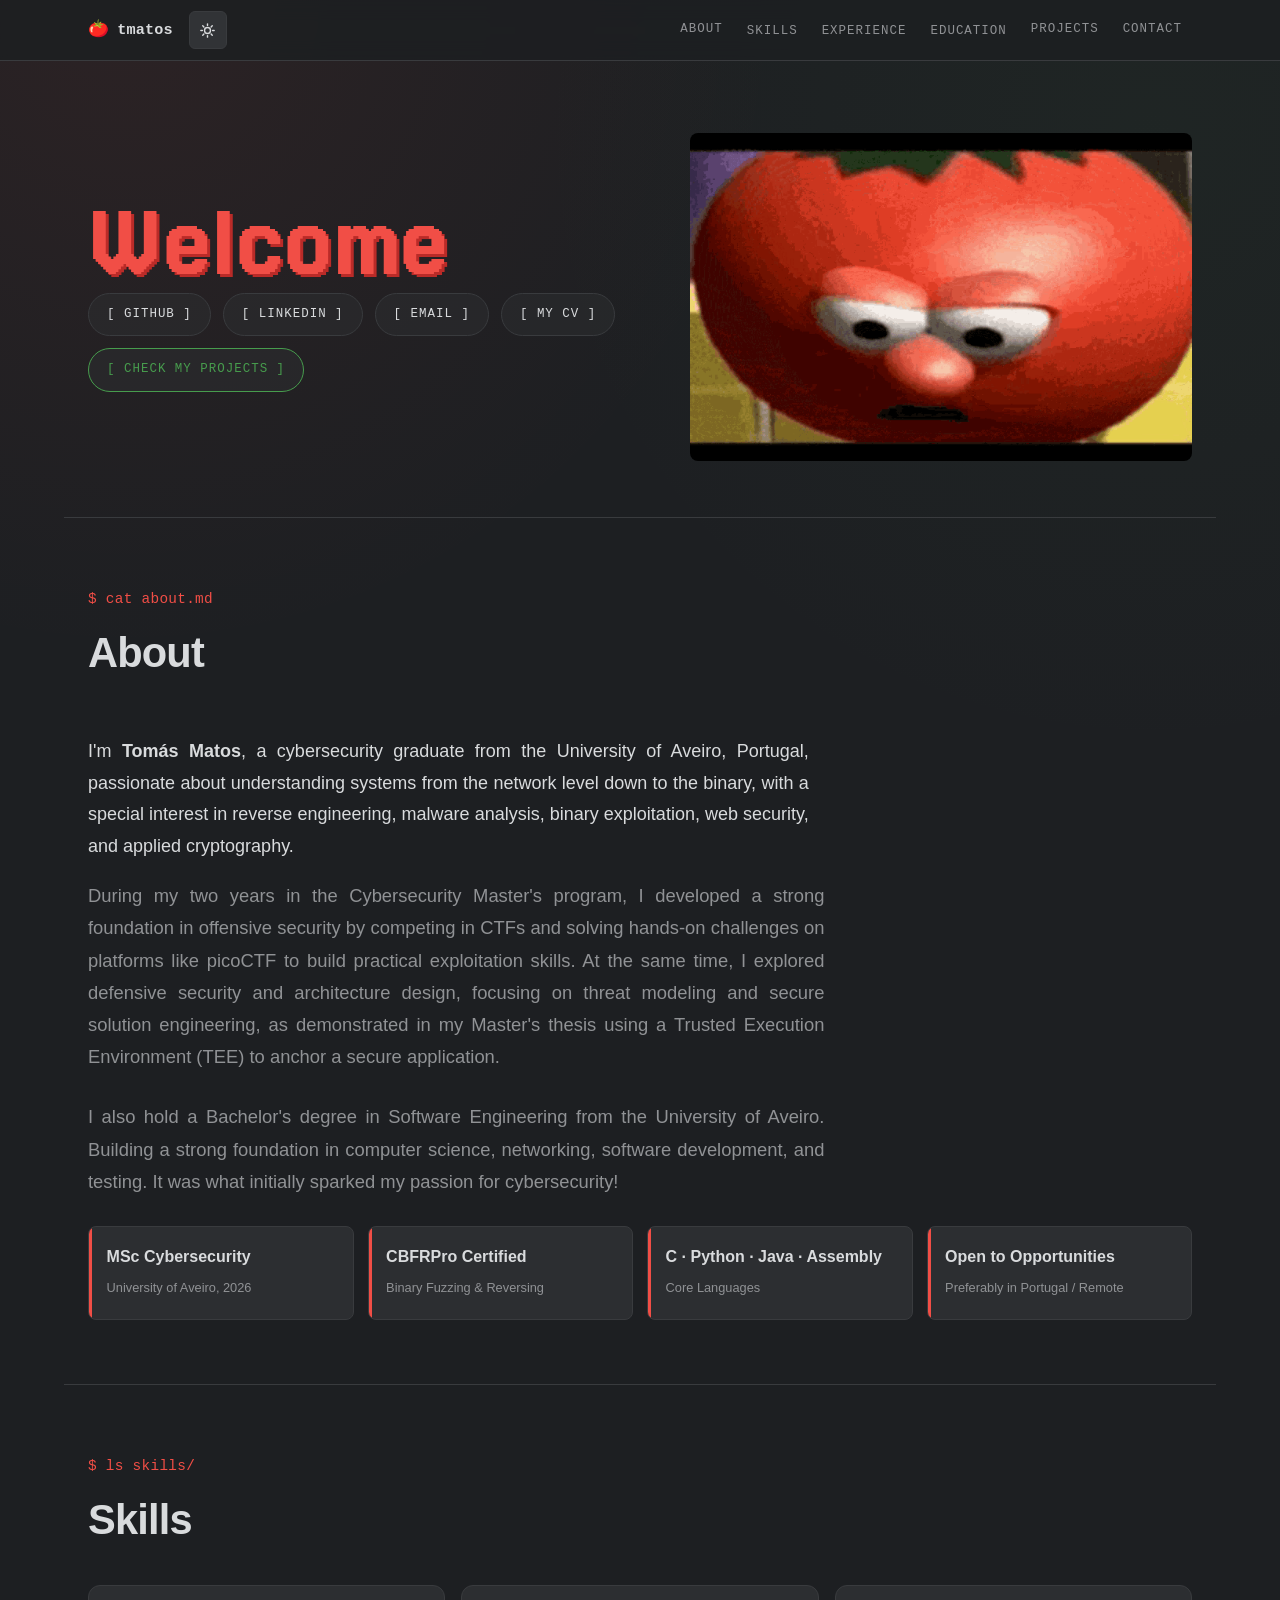
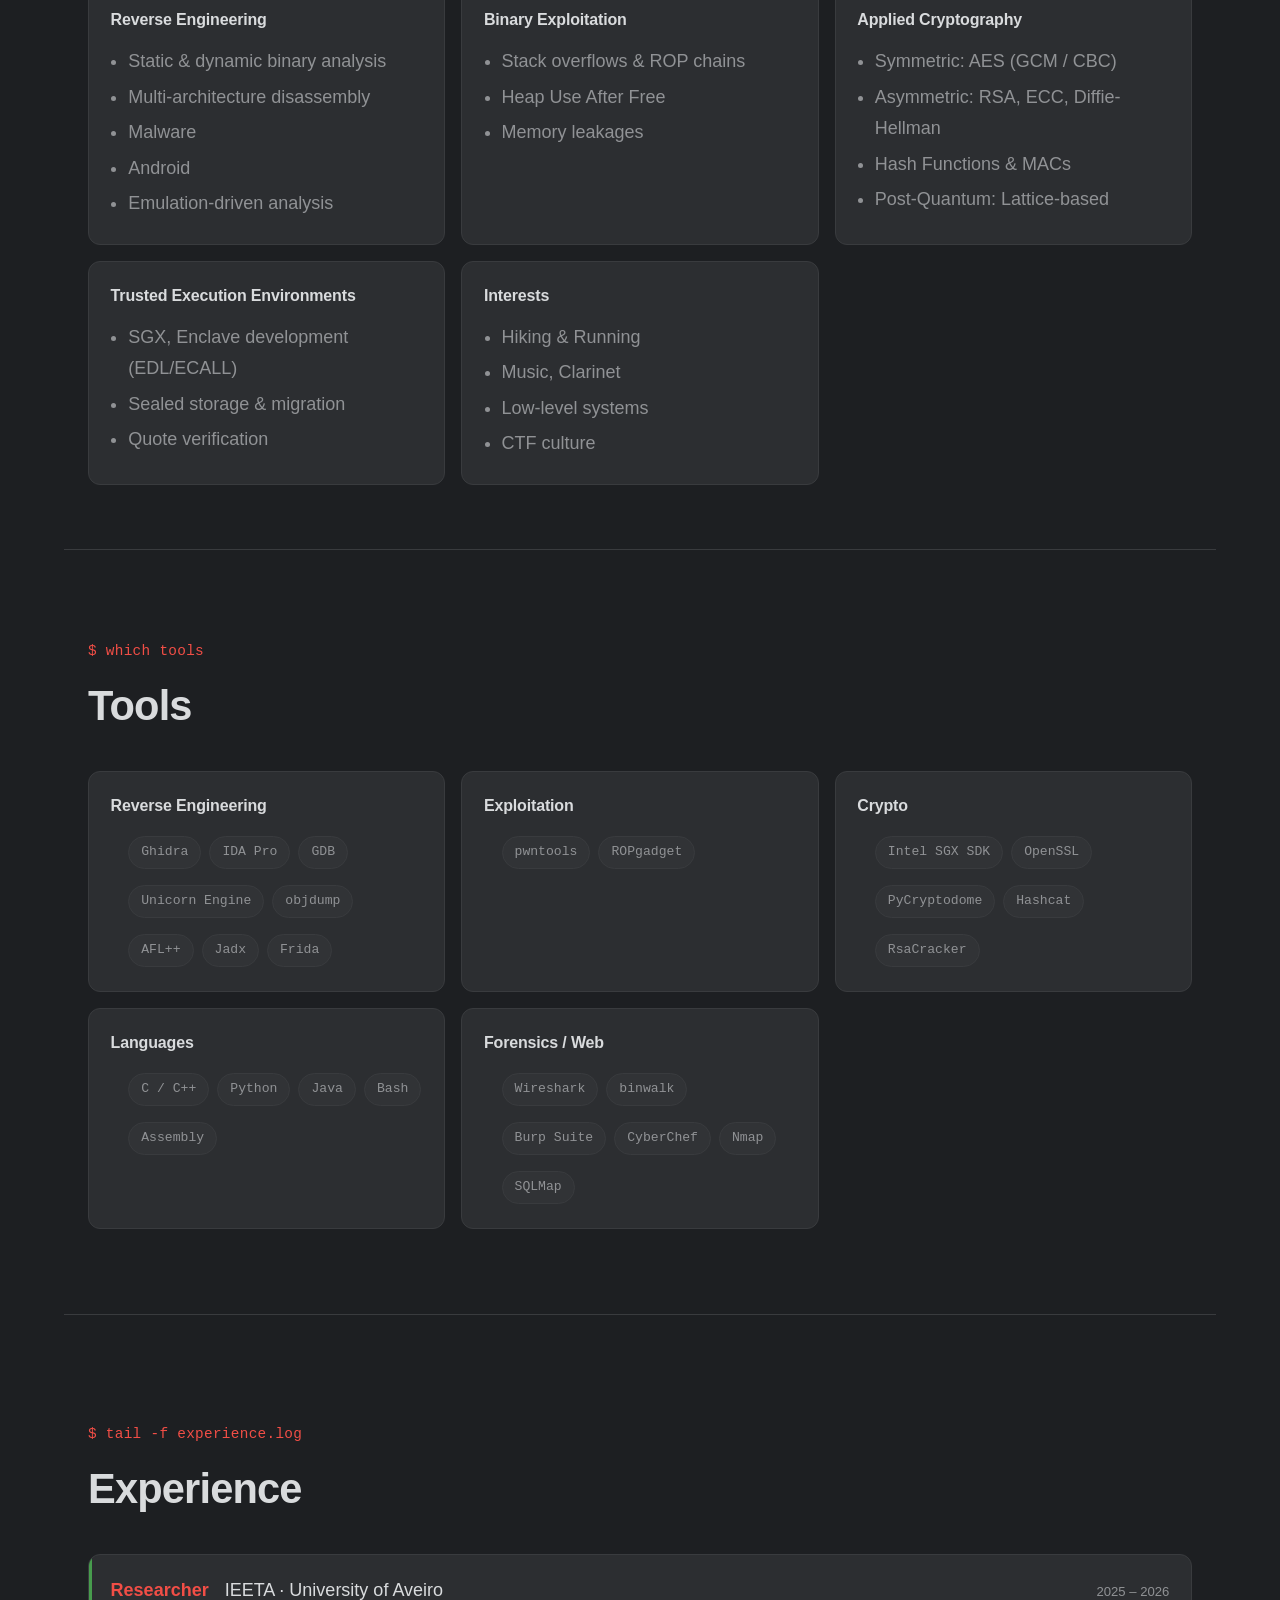
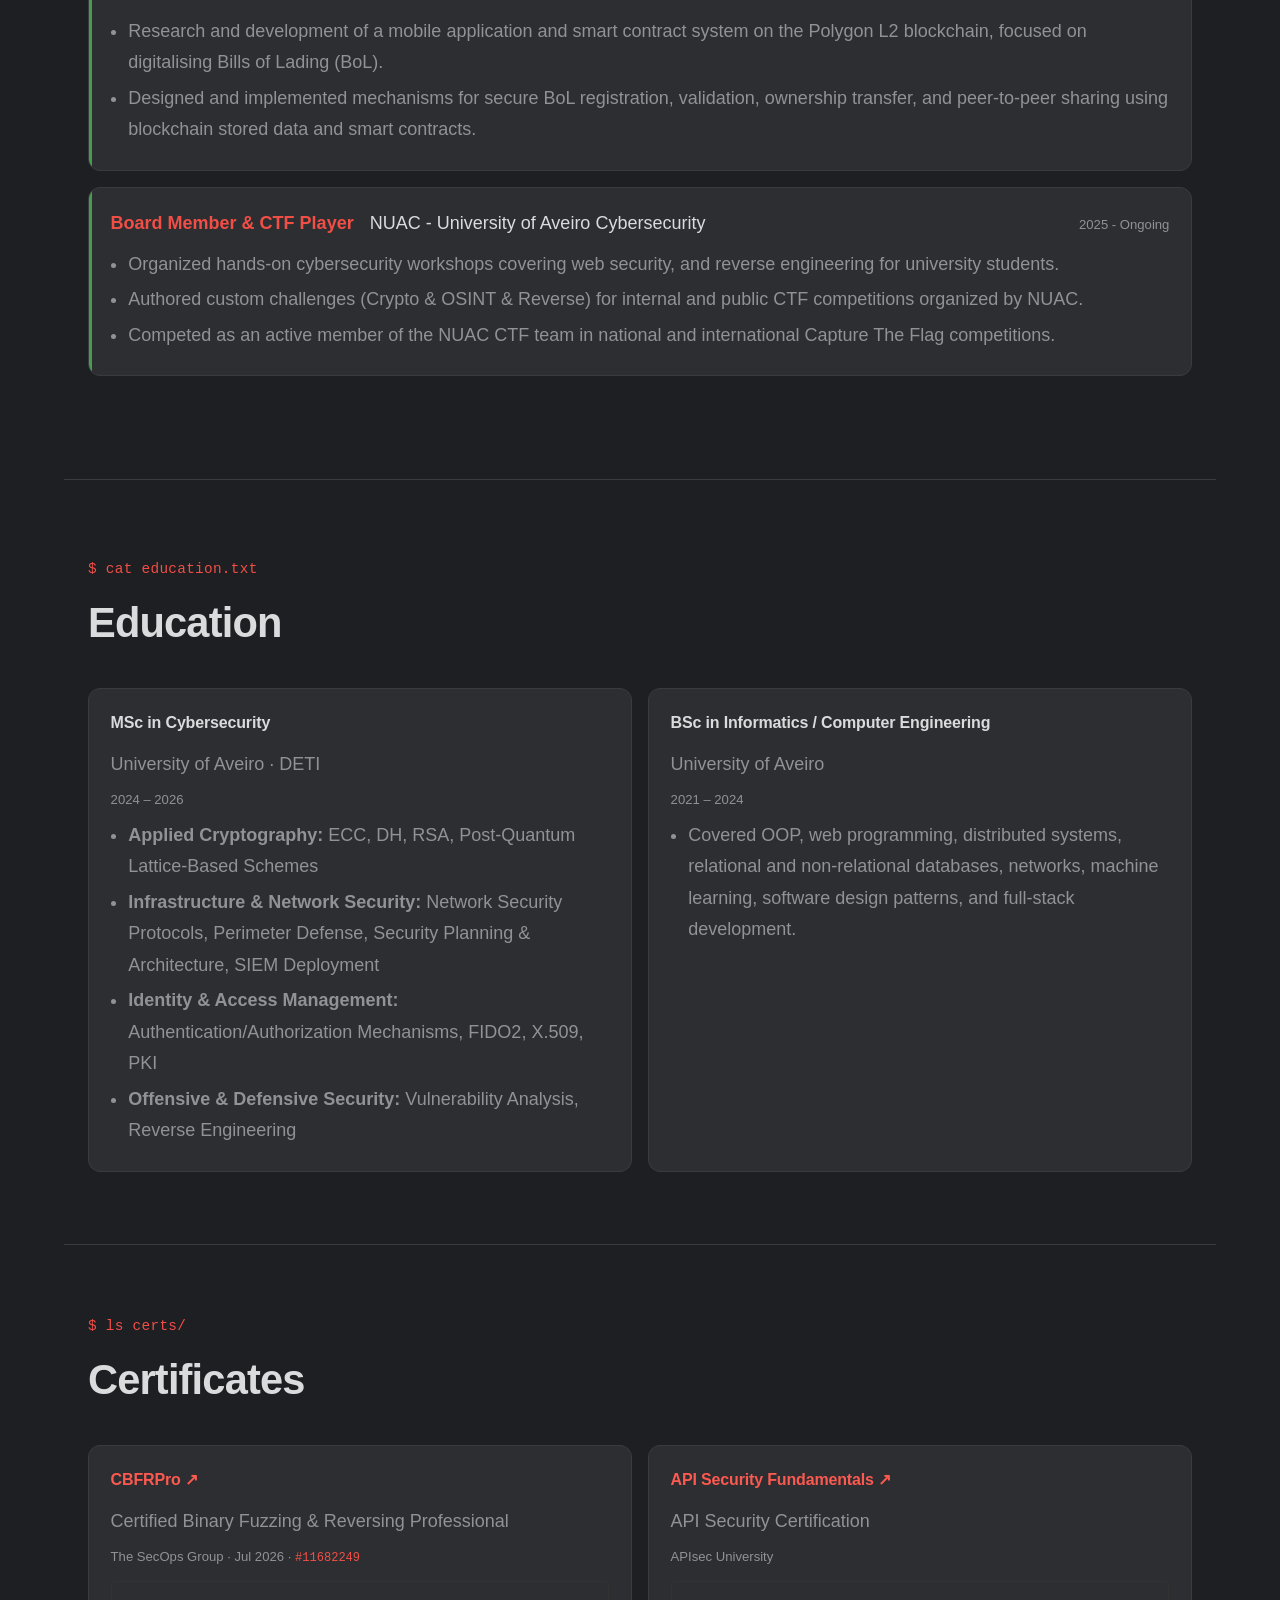
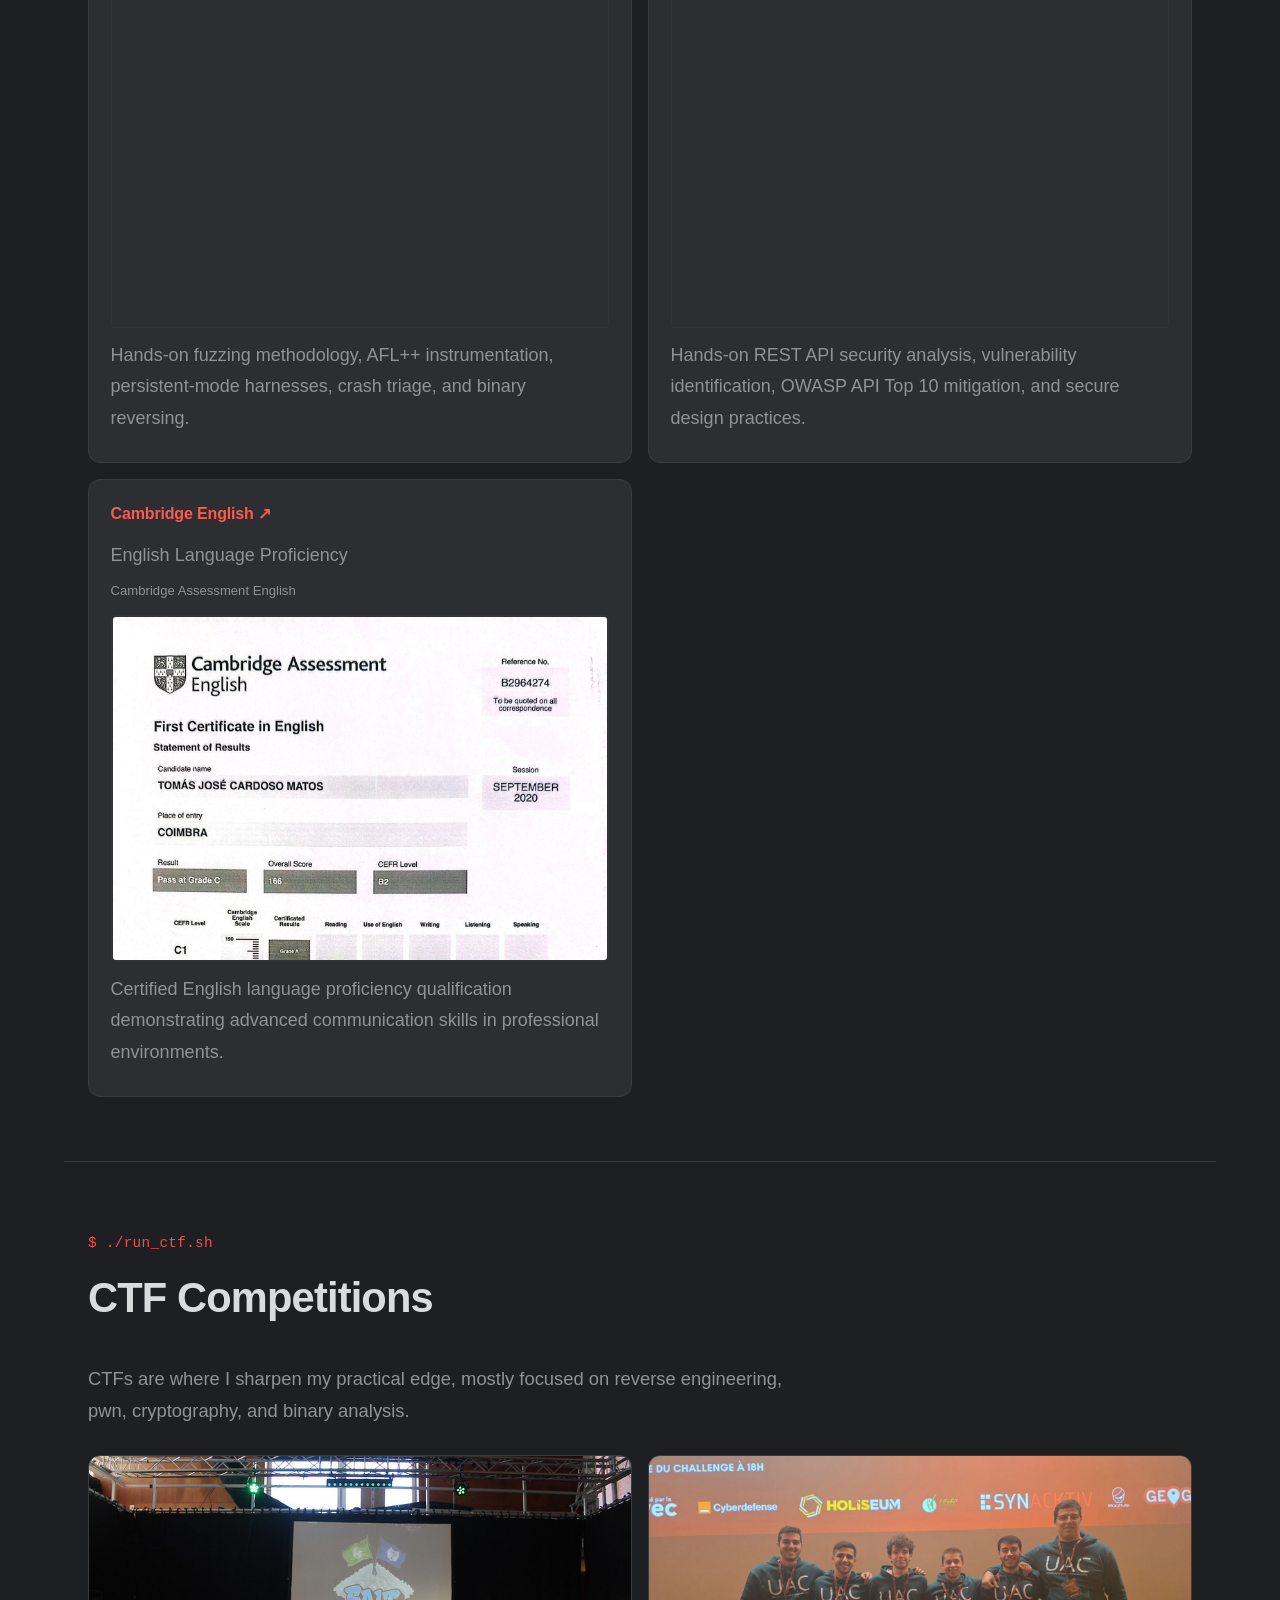
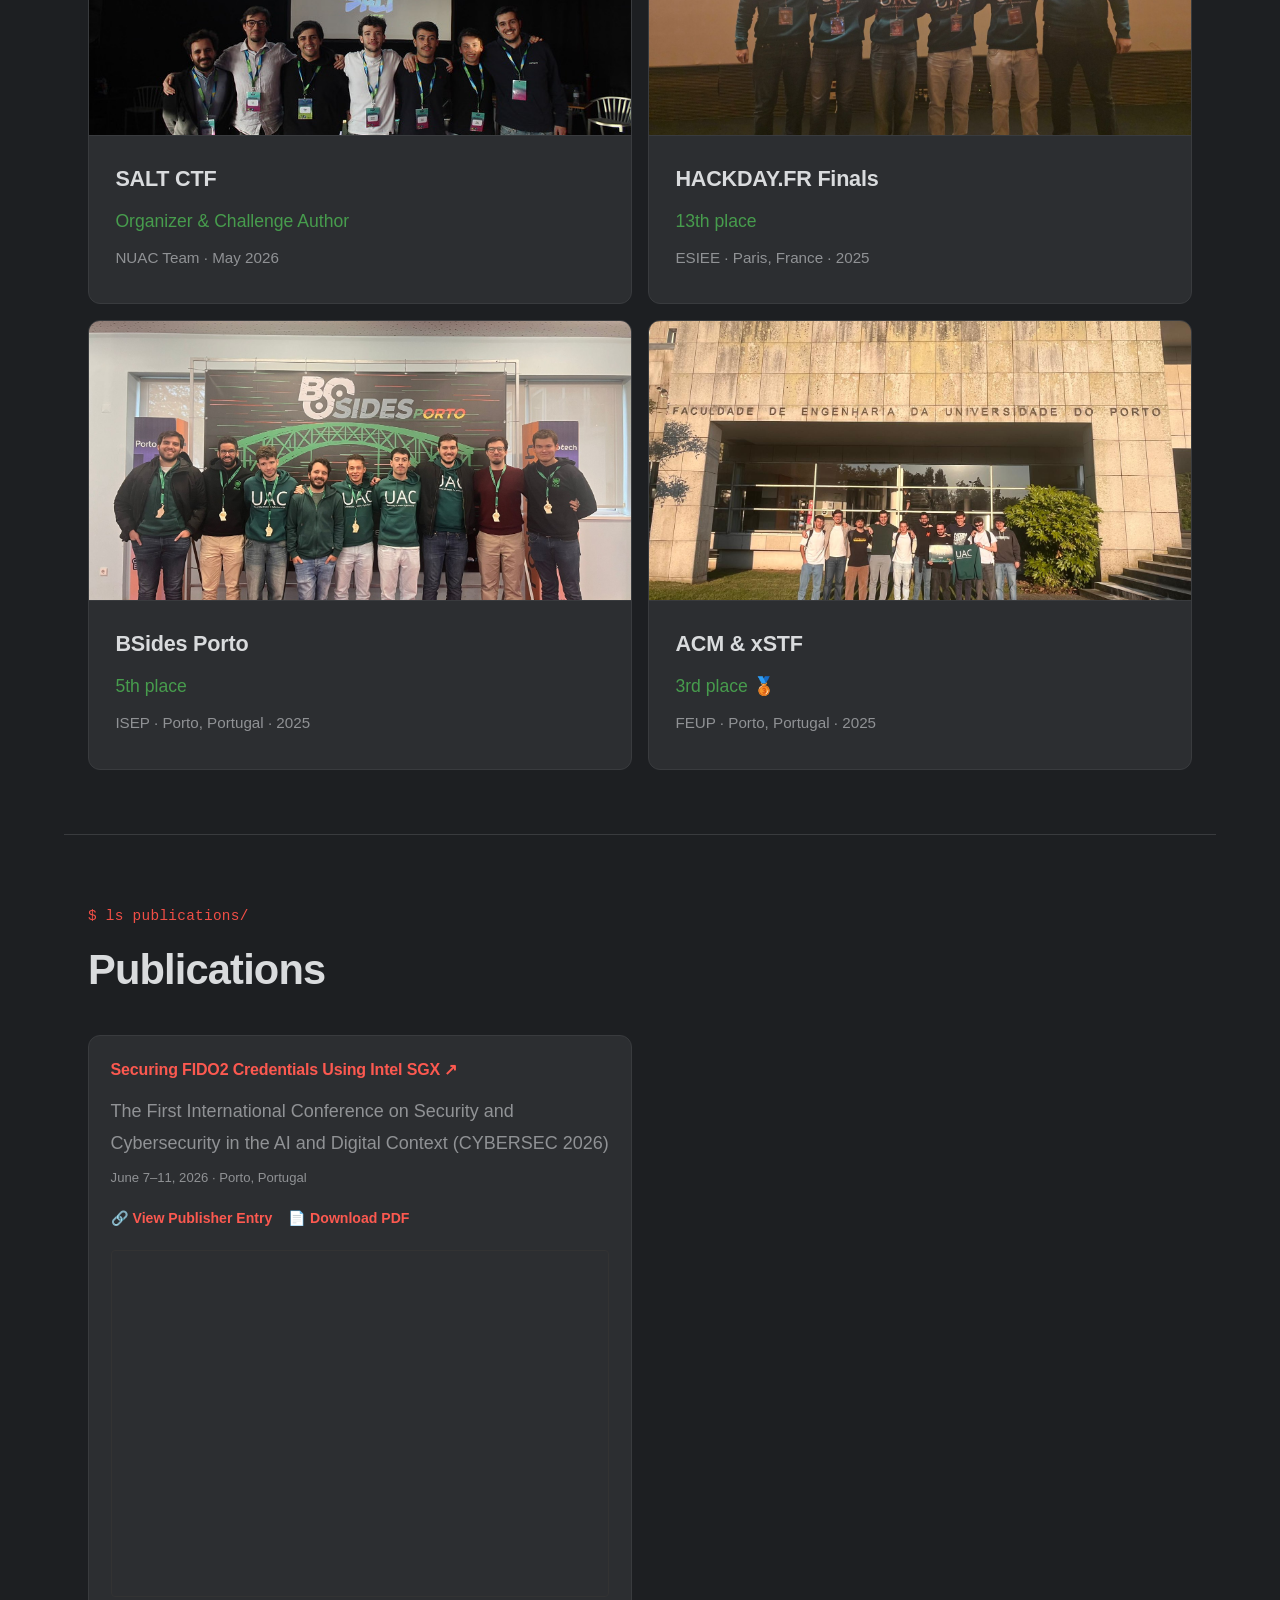
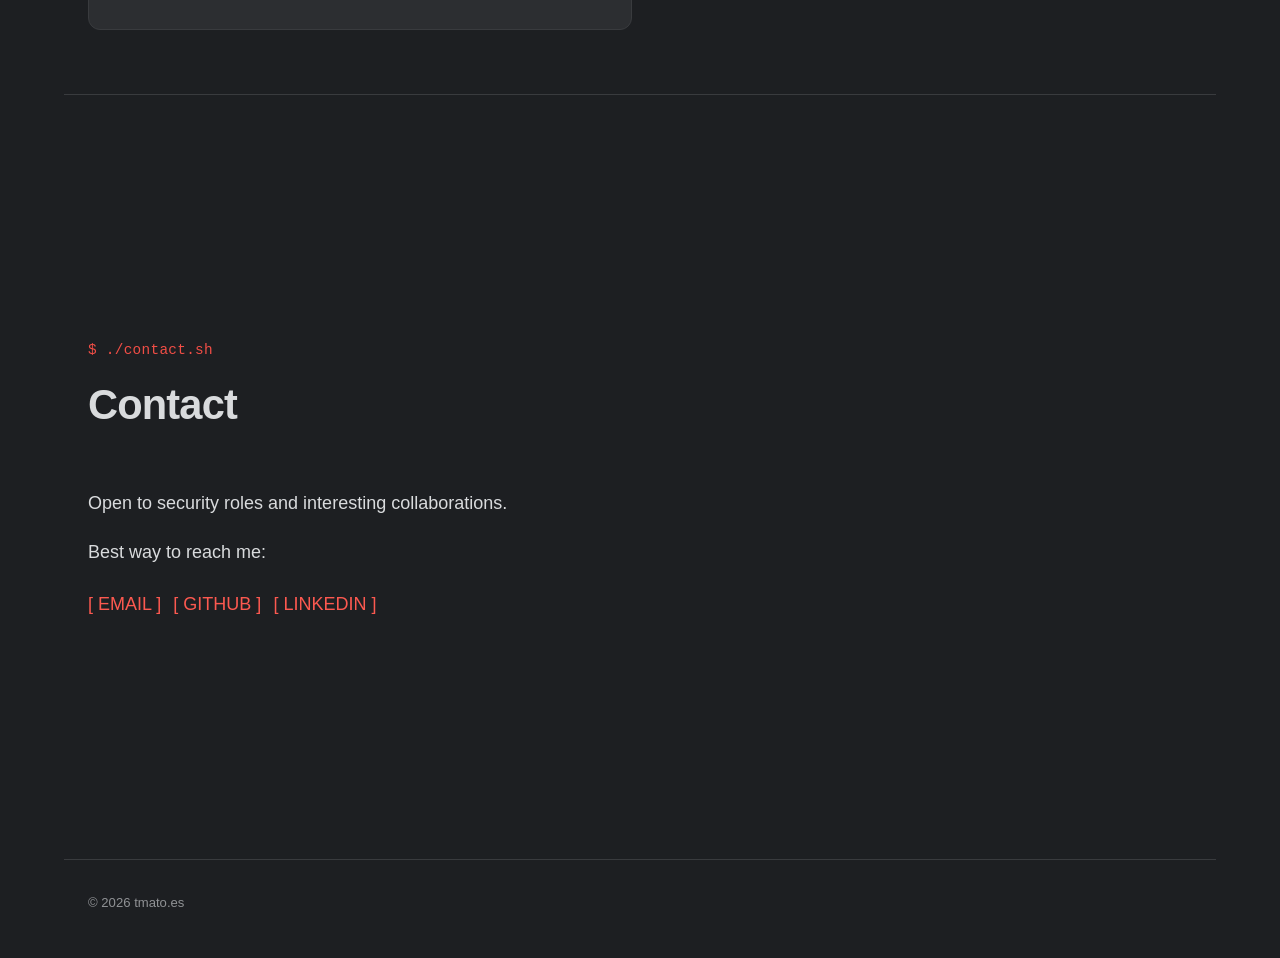
<file: index.html>
<!DOCTYPE html>
<html lang="en">
<head>
  <meta charset="UTF-8" />
  <meta name="viewport" content="width=device-width, initial-scale=1.0" />
  <title>tmato.es</title>
  <meta name="description" content="Tomás — Cybersecurity MSc @ University of Aveiro. Reverse engineering, binary analysis, applied cryptography and TEE/SGX security." />
  <meta name="theme-color" content="#2e2e33" />

  <!-- Open Graph -->
  <meta property="og:title" content="tmato.es" />
  <meta property="og:description" content="Cybersecurity MSc @ University of Aveiro — reverse engineering, binary analysis & TEE security." />
  <meta property="og:type" content="website" />
  <meta property="og:url" content="https://tmato.es" />

  <link rel="icon" type="image/png" href="assets/favicon.png">   

  <link rel="preconnect" href="https://fonts.googleapis.com" />
  <link rel="preconnect" href="https://fonts.gstatic.com" crossorigin />
  <link href="https://fonts.googleapis.com/css2?family=Jersey+25&family=Playfair+Display:ital,wght@0,600;0,700;1,600;1,700&display=swap" rel="stylesheet" />
  <link rel="stylesheet" href="assets/css/style.css?v=4" />

  <!-- Apply saved theme before paint (prevents flash) -->
  <script>
    (function () {
      try {
        var t = localStorage.getItem("theme");
        if (t === "light") document.documentElement.setAttribute("data-theme", "light");
      } catch (e) {}
    })();
  </script>
</head>
<body>
  <!-- ───────────────────────────── NAVBAR ───────────────────────────── -->
  <header class="nav" id="top">
    <div class="nav__inner">
      <a href="index.html" class="nav__brand"><span class="nav__tom">🍅</span>tmatos</a>

      <div class="nav__actions">
        <button class="theme-toggle" id="themeToggle" type="button" aria-label="Toggle light or dark theme">
          <svg class="theme-toggle__sun" viewBox="0 0 24 24" width="17" height="17" fill="none"
               stroke="currentColor" stroke-width="2" stroke-linecap="round" aria-hidden="true">
            <circle cx="12" cy="12" r="4.2"/>
            <path d="M12 2.6v2.2M12 19.2v2.2M2.6 12h2.2M19.2 12h2.2M5.3 5.3l1.6 1.6M17.1 17.1l1.6 1.6M18.7 5.3l-1.6 1.6M6.9 17.1l-1.6 1.6"/>
          </svg>
          <svg class="theme-toggle__moon" viewBox="0 0 24 24" width="17" height="17" fill="none"
               stroke="currentColor" stroke-width="2" stroke-linecap="round" stroke-linejoin="round" aria-hidden="true">
            <path d="M20.5 14.2A8.4 8.4 0 0 1 9.8 3.5a8.4 8.4 0 1 0 10.7 10.7z"/>
          </svg>
        </button>

        <button class="nav__toggle" id="navToggle" aria-label="Toggle navigation" aria-expanded="false">
          <span></span><span></span><span></span>
        </button>
      </div>
    <nav class="nav__links" id="navLinks">
      <a href="#about">ABOUT</a>
      <!-- <a href="#skills">SKILLS & TOOLS</a> -->
      <div class="nav__dropdown">
        <a href="#skills" class="nav__dropdown-toggle">SKILLS</a>
        <div class="nav__dropdown-menu">
          <!-- <a href="#skills">SKILLS</a> -->
          <a href="#tools">TOOLS</a>
        </div>
      </div>
      <div class="nav__dropdown">
        <a href="#experience" class="nav__dropdown-toggle">EXPERIENCE</a>
        <div class="nav__dropdown-menu">
          <a href="#ctf">CTF</a>
          <a href="#publications">PUBLICATIONS</a>
        </div>
      </div>
      <div class="nav__dropdown">
        <a href="#education" class="nav__dropdown-toggle">EDUCATION</a>
        <div class="nav__dropdown-menu">
          <a href="#certificates">CERTIFICATES</a>
        </div>
      </div>
      <a href="/projects/">PROJECTS</a>
      <a href="#contact">CONTACT</a>
    </nav>
    </div>
  </header>

  <main>
    <!-- ───────────────────────────── HERO ───────────────────────────── -->
    <section class="hero">
      <div class="hero__text">
        <div class="hero__wordmark" aria-hidden="true">Welcome</div>
        <!-- <h1 class="hero__name">Tomas <em>Matos</em><span class="hero__dot">.</span></h1> -->
        <!-- <p class="hero__tag">Developer, tinkerer, and certified tomato enthusiast. I ship products, break things on purpose, and occasionally garden.</p> -->
        <div class="hero__links">
          <!-- TODO: replace CHANGE_ME with your real profile URLs -->
          <a class="btn-pill" href="https://github.com/tomasmatos2003" target="_blank" rel="noopener">[ GITHUB ]</a>
          <a class="btn-pill" href="https://www.linkedin.com/in/tomasmatoscs" target="_blank" rel="noopener">[ LINKEDIN ]</a>
          <a class="btn-pill" href="mailto:matostomas2003@gmail.com">[ EMAIL ]</a>
          <a class="btn-pill" href="assets/docs/cv_polyglot.pdf">[ MY CV ]</a>
          <br>
           <a class="btn-pill btn-pill--projects" href="/projects/">[ CHECK MY PROJECTS ]</a>
          <br>
           
        </div>
      </div>

      <!-- <figure class="hero__card"> -->
        <!-- Loads your self-hosted copy if present; otherwise falls back to the live Klipy GIF. -->
        <img class="hero__gif" src="assets/img/tomatothink.gif" alt="tomato thinking"
             width="640" height="548" loading="eager"
             onerror="this.onerror=null;this.src='https://static2.klipy.com/ii/8ce8357c78ea940b9c2015daf05ce1a5/c0/5c/dnxlCw7W.gif';" />
        <!-- <figcaption class="hero__cap">
          <span>SOLANUM LYCOPERSICUM</span>
          <span>V.24</span>
        </figcaption> -->
      <!-- </figure> -->
    </section>


    <!-- ───────────────────────────── ABOUT ───────────────────────────── -->
<section id="about" class="section">
  <div class="section__head">
    <span class="eyebrow">$ cat about.md</span>
    <h2 class="section__title">About</h2>
  </div>
  <div class="section__body about">
<p >
  I'm <strong>Tomás Matos</strong>, a cybersecurity graduate from the University of Aveiro, Portugal, passionate about understanding systems from the network level down to the binary, with a special interest in reverse engineering, malware analysis, binary exploitation, web security, and applied cryptography.
</p>

<p class="section__lead">
  During my two years in the Cybersecurity Master's program, I developed a strong foundation in offensive security by competing in CTFs and solving hands-on challenges on platforms like picoCTF to build practical exploitation skills. At the same time, I explored defensive security and architecture design, focusing on threat modeling and secure solution engineering, as demonstrated in my Master's thesis using a Trusted Execution Environment (TEE) to anchor a secure application.
</p>

<p class="section__lead">
I also hold a Bachelor's degree in Software Engineering from the University of Aveiro. Building a strong foundation in computer science, networking, software development, and testing. It was what initially sparked my passion for cybersecurity!</p>

    <!-- <p>
      Beyond academia, I regularly compete in CTFs (focusing on pwn, crypto, and reversing) and organize technical events for the university's cybersecurity club. I am currently looking for full-time opportunities in offensive security and software analysis.
    </p> -->

    <ul class="stats">
      <li><strong>MSc Cybersecurity</strong><span>University of Aveiro, 2026</span></li>
      <li><strong>CBFRPro Certified</strong><span>Binary Fuzzing &amp; Reversing</span></li>
      <li><strong>C · Python · Java · Assembly</strong><span>Core Languages</span></li>
      <li><strong>Open to Opportunities</strong><span>Preferably in Portugal / Remote</span></li>
    </ul>
  </div>
</section>

    <!-- ───────────────────────────── SKILLS ───────────────────────────── -->
    <section id="skills" class="section">
      <div class="section__head">
        <span class="eyebrow">$ ls skills/</span>
        <h2 class="section__title">Skills</h2>
      </div>
      <div class="section__body grid grid--3">
        <article class="card">
          <h3>Reverse Engineering</h3>
          <ul>
            <li>Static &amp; dynamic binary analysis</li>
            <li>Multi-architecture disassembly</li>
            <li>Malware</li>
            <li>Android</li>
            <li>Emulation-driven analysis</li>
          </ul>
        </article>
        <article class="card">
          <h3>Binary Exploitation</h3>
          <ul>
            <li>Stack overflows &amp; ROP chains</li>
            <li>Heap Use After Free</li>
            <li>Memory leakages</li>
          </ul>
        </article>
        <article class="card">
          <h3>Applied Cryptography</h3>
          <ul>
          <li>Symmetric: AES (GCM / CBC)</li>
          <li>Asymmetric: RSA, ECC, Diffie-Hellman</li>
          <li>Hash Functions & MACs</li>
          <li>Post-Quantum: Lattice-based</li>
        </ul>
        </article>
        <article class="card">
          <h3>Trusted Execution Environments</h3>
          <ul>
            <li>SGX, Enclave development (EDL/ECALL)</li>
            <li>Sealed storage &amp; migration</li>
            <li>Quote verification</li>
          </ul>
        </article>
        <!-- <article class="card">
          <h3>Fuzzing</h3>
          <ul>
            <li>AFL++ instrumentation modes</li>
            <li>Persistent-mode harnesses</li>
            <li>Binary-only (qemu/frida) fuzzing</li>
            <li>boofuzz &amp; crash dedup</li>
          </ul>
        </article> -->
        <article class="card">
          <h3>Interests</h3>
          <ul>
            <li>Hiking &amp; Running</li>
            <li>Music, Clarinet</li>
            <li>Low-level systems</li>
            <li>CTF culture</li>
          </ul>
        </article>
      </div>
    </section>

    <!-- ───────────────────────────── TOOLS ───────────────────────────── -->
    <section id="tools" class="section">
      <div class="section__head">
        <span class="eyebrow">$ which tools</span>
        <h2 class="section__title">Tools</h2>
      </div>
      <div class="section__body grid grid--3">
        <article class="card">
          <h3>Reverse Engineering</h3>
          <ul class="tags">
            <li>Ghidra</li><li>IDA Pro</li><li>GDB</li><li>Unicorn Engine</li><li>objdump</li><li>AFL++</li><li>Jadx</li><li>Frida</li>
          </ul>
        </article>
        <article class="card">
          <h3>Exploitation</h3>
          <ul class="tags">
            <li>pwntools</li><li>ROPgadget</li>
          </ul>
        </article>
        <article class="card">
          <h3>Crypto</h3>
          <ul class="tags">
            <li>Intel SGX SDK</li><li>OpenSSL</li><li>PyCryptodome</li><li>Hashcat</li><li>RsaCracker</li>
          </ul>
        </article>
        <article class="card">
          <h3>Languages</h3>
          <ul class="tags">
            <li>C / C++</li><li>Python</li><li>Java</li><li>Bash</li><li>Assembly</li>
          </ul>
        </article>
        <article class="card">
          <h3>Forensics / Web</h3>
          <ul class="tags">
            <li>Wireshark</li><li>binwalk</li><li>Burp Suite</li><li>CyberChef</li><li>Nmap</li><li>SQLMap</li>
          </ul>
        </article>
      </div>
    </section>

    <!-- ───────────────────────────── EXPERIENCE ───────────────────────────── -->
    <section id="experience" class="section">
      <div class="section__head">
        <span class="eyebrow">$ tail -f experience.log</span>
        <h2 class="section__title">Experience</h2>
      </div>
      <div class="section__body timeline">
        <article class="tl">
          <div class="tl__meta">
            <span class="tl__role">Researcher</span>
            <span class="tl__where">IEETA · University of Aveiro</span>
            <span class="tl__date">2025 – 2026</span>
          </div>
          <!-- <p>Research and development of a mobile application and smart contract
system on the Polygon L2 blockchain, focused on digitalising Bills of
Lading (BoL).</p>
          
         
           <p> Designed and implemented mechanisms for secure BoL registration, validation, ownership transfer, and peer-to-peer sharing using blockchain stored data and smart contracts</p>
           -->

           <ul>
            <li>Research and development of a mobile application and smart contract system on the Polygon L2 blockchain, focused on digitalising Bills of Lading (BoL).</li>
            <li>Designed and implemented mechanisms for secure BoL registration, validation, ownership transfer, and peer-to-peer sharing using blockchain stored data and smart contracts.</li>
          </ul>
         
        </article>
        <!-- TODO: add any internships / part-time / club roles here -->
        <article class="tl">
          <div class="tl__meta">
            <span class="tl__role">Board Member & CTF Player</span>
            <span class="tl__where">NUAC - University of Aveiro Cybersecurity</span>
            <span class="tl__date">2025 - Ongoing</span>
          </div>
          <ul>
    <li>Organized hands-on cybersecurity workshops covering web security, and reverse engineering for university students.</li>
    <li>Authored custom challenges (Crypto & OSINT & Reverse) for internal and public CTF competitions organized by NUAC.</li>
    <li>Competed as an active member of the NUAC CTF team in national and international Capture The Flag competitions.</li>
  </ul>
        </article>
      </div>
    </section>

    <!-- ───────────────────────────── EDUCATION ───────────────────────────── -->
    <section id="education" class="section">
      <div class="section__head">
        <span class="eyebrow">$ cat education.txt</span>
        <h2 class="section__title">Education</h2>
      </div>
      <div class="section__body grid grid--2">
        <article class="card card--edu">
          <h3>MSc in Cybersecurity</h3>
          <p class="card__sub">University of Aveiro · DETI</p>
          <p class="card__date">2024 – 2026</p>
          <ul>
            <li><strong>Applied Cryptography:</strong> ECC, DH, RSA, Post-Quantum Lattice-Based Schemes</li>
            <li><strong>Infrastructure & Network Security:</strong> Network Security Protocols, Perimeter Defense, Security Planning & Architecture, SIEM Deployment</li>
            <li><strong>Identity & Access Management:</strong> Authentication/Authorization Mechanisms, FIDO2, X.509, PKI</li>
            <li><strong>Offensive & Defensive Security:</strong> Vulnerability Analysis, Reverse Engineering</li>
          </ul>
        </article>
        <article class="card card--edu">
          <h3>BSc in Informatics / Computer Engineering</h3>
          <p class="card__sub">University of Aveiro</p>
          <p class="card__date">2021 – 2024</p>
       
          <ul>
            <li>Covered OOP, web programming, distributed systems,
relational and non-relational databases, networks, machine learning,
software design patterns, and full-stack development.</li>
           
          </ul>
        </article>
      </div>
    </section>

 <!-- ───────────────────────────── CERTIFICATES ───────────────────────────── -->
<section id="certificates" class="section">
  <div class="section__head">
    <span class="eyebrow">$ ls certs/</span>
    <h2 class="section__title">Certificates</h2>
  </div>
  <div class="section__body grid grid--2">

    <!-- CBFRPro -->
    <article class="card card--cert">
      <h3>
        <a href="assets/docs/Toms_Matos_Certified_Binary_Fuzzing_amp_Reversing_Professional_CBFRPro.pdf" target="_blank" rel="noopener noreferrer">
          CBFRPro ↗
        </a>
      </h3>
      <p class="card__sub">Certified Binary Fuzzing &amp; Reversing Professional</p>
      <p class="card__meta">The SecOps Group · Jul 2026 · <span class="mono">#11682249</span></p>
      
      <div class="cert-preview">
        <iframe 
          src="assets/docs/Toms_Matos_Certified_Binary_Fuzzing_amp_Reversing_Professional_CBFRPro.pdf#toolbar=0&navpanes=0&scrollbar=0" 
          width="100%" 
          height="345px" 
          loading="lazy"
          title="CBFRPro Certificate Preview">
        </iframe>
      </div>

      <p>Hands-on fuzzing methodology, AFL++ instrumentation, persistent-mode harnesses, crash triage, and binary reversing.</p>
    </article>

    <!-- API Security -->
    <article class="card card--cert">
      <h3>
        <a href="assets/docs/apisec.pdf" target="_blank" rel="noopener noreferrer">
          API Security Fundamentals ↗
        </a>
      </h3>
      <p class="card__sub">API Security Certification</p>
      <p class="card__meta">APIsec University</p>
      
      <div class="cert-preview">
        <iframe 
          src="assets/docs/apisec.pdf#toolbar=0&navpanes=0&scrollbar=0" 
          width="100%" 
          height="345px" 
          loading="lazy"
          title="API Security Certificate Preview">
        </iframe>
      </div>

      <p>Hands-on REST API security analysis, vulnerability identification, OWASP API Top 10 mitigation, and secure design practices.</p>
    </article>

    <!-- Cambridge English -->
    <article class="card card--cert">
      <h3>
        <a href="assets/docs/cambridgeEnglish.jpeg" target="_blank" rel="noopener noreferrer">
          Cambridge English ↗
        </a>
      </h3>
      <p class="card__sub">English Language Proficiency</p>
      <p class="card__meta">Cambridge Assessment English</p>
      
      <div class="cert-preview">
        <a href="assets/docs/cambridgeEnglish.jpeg" target="_blank" rel="noopener noreferrer">
          <img 
            src="assets/docs/cambridgeEnglish.jpeg" 
            alt="Cambridge English Certificate" 
            class="cert-thumb" 
            style="width: 100%; height: 345px; object-fit: cover; object-position: top; display: block;" 
          />
        </a>
      </div>

      <p>Certified English language proficiency qualification demonstrating advanced communication skills in professional environments.</p>
    </article>

  </div>
</section>

<!-- ───────────────────────────── CTF ───────────────────────────── -->
<section id="ctf" class="section">
  <div class="section__head">
    <span class="eyebrow">$ ./run_ctf.sh</span>
    <h2 class="section__title">CTF Competitions</h2>
  </div>
  <div class="section__body">
    <p class="section__lead">CTFs are where I sharpen my practical edge, mostly focused on reverse engineering, pwn, cryptography, and binary analysis.</p>

    <!-- Subsection: On-site Competitions & Hosting -->
    <!-- <h3 style="font-size: 1.4rem; margin: 2rem 0 1.25rem; color: var(--foreground);">On-Site Competitions &amp; Events</h3> -->
    <div class="grid grid--2">

      <!-- SALT CTF -->
      <article class="card card--ctf">
        <div class="ctf-img-wrap">
          <img src="assets/img/saltctf.jpg" alt="SALT CTF Event" class="ctf-thumb" />
        </div>
        <div class="ctf-card-content">
          <h3>SALT CTF</h3>
          <p class="card__sub"><span class="hl">Organizer &amp; Challenge Author</span></p>
          <p class="card__meta">NUAC Team · May 2026</p>
        </div>
      </article>

      <!-- HACKDAY.FR -->
      <article class="card card--ctf">
        <div class="ctf-img-wrap">
          <img src="assets/img/hackday.jpeg" alt="HACKDAY.FR Finals" class="ctf-thumb" />
        </div>
        <div class="ctf-card-content">
          <h3>HACKDAY.FR Finals</h3>
          <p class="card__sub"><span class="hl">13th place</span></p>
          <p class="card__meta">ESIEE · Paris, France · 2025</p>
        </div>
      </article>

      <!-- BSides Porto -->
      <article class="card card--ctf">
        <div class="ctf-img-wrap">
          <img src="assets/img/bsides.jpeg" alt="BSides Porto CTF" class="ctf-thumb" />
        </div>
        <div class="ctf-card-content">
          <h3>BSides Porto</h3>
          <p class="card__sub"><span class="hl">5th place</span></p>
          <p class="card__meta">ISEP · Porto, Portugal · 2025</p>
        </div>
      </article>

      <!-- ACM&xSTF -->
      <article class="card card--ctf">
        <div class="ctf-img-wrap">
          <img src="assets/img/feup.jpeg" alt="ACM & xSTF CTF" class="ctf-thumb" />
        </div>
        <div class="ctf-card-content">
          <h3>ACM &amp; xSTF</h3>
          <p class="card__sub"><span class="hl">3rd place 🥉</span></p>
          <p class="card__meta">FEUP · Porto, Portugal · 2025</p>
        </div>
      </article>

    </div>
 
    <!-- Subsection: Highlights & Writeups -->
    <!-- <h3 style="font-size: 1.25rem; margin: 2.5rem 0 1rem; color: var(--foreground);">Notable Challenges &amp; Exploits</h3>
    <div class="grid grid--2">
      <article class="card">
        <h3>Magecart skimmer analysis</h3>
        <p>De-obfuscated a live web skimmer (base64 + rotation, AES-128-CBC exfil), documented IOCs and breach-notification implications for CSIRT reporting.</p>
      </article>

      <article class="card">
        <h3>libc-2.31 ROP chain</h3>
        <p>Stack overflow exploited under IBT constraints — ret2plt <code>puts@PLT</code> leak with careful PLT-entry selection to satisfy endbr checks.</p>
      </article>

      <article class="card">
        <h3>nanoGPT challenge</h3>
        <p>Reconstructed a byte-level language model, wrangled heteronym special tokens and beam-search decoding to recover the flag.</p>
      </article>

      <article class="card">
        <h3>Controller-cipher (boroCTF)</h3>
        <p>Reverse-engineered a PlayStation controller button-encoding scheme into a decodable cipher.</p>
      </article>
    </div> -->

  </div>
</section>


    <!-- ───────────────────────────── PROJECTS ───────────────────────────── -->
    <!-- <section id="projects" class="section">
      <div class="section__head">
        <span class="eyebrow">$ git log --projects</span>
        <h2 class="section__title">Projects</h2>
      </div>
      <div class="section__body grid grid--2">
        <article class="card card--proj">
          <h3>vFIDO — SGX FIDO2 authenticator</h3>
          <p>Virtual FIDO2 authenticator backed by an Intel SGX enclave: sealed SQLite credential store, CTAP2 (incl. discoverable credentials), a HID interface forwarding to the enclave service, and DCAP-based attestation.</p>
          <p class="card__links"><a href="https://github.com/CHANGE_ME" target="_blank" rel="noopener">[ repo ]</a></p>
        </article>
        <article class="card card--proj card--ghost">
          <h3>More coming soon</h3>
          <p>Write-ups and tooling get published as I clean them up. Check the GitHub for the latest.</p>
          <p class="card__links"><a href="https://github.com/CHANGE_ME" target="_blank" rel="noopener">[ github ]</a></p>
        </article>
      </div>
    </section> -->

<section id="publications" class="section">
  <div class="section__head">
    <span class="eyebrow">$ ls publications/</span>
    <h2 class="section__title">Publications</h2>
  </div>
  <div class="section__body grid grid--2">

    <article class="card card--cert">
      <h3>
        <a href="https://www.dtrsociety.org/library/contribution/cybersec2026_20060/" target="_blank" rel="noopener noreferrer">
          Securing FIDO2 Credentials Using Intel SGX ↗
        </a>
      </h3>
      <p class="card__sub">The First International Conference on Security and Cybersecurity in the AI and Digital Context (CYBERSEC 2026)</p>
      <p class="card__meta">June 7–11, 2026 · Porto, Portugal</p>

      <!-- Optional quick links for Paper URL and PDF Preview -->
      <div class="card__links" style="margin: 0.75rem 0 1rem;">
        <a href="https://www.dtrsociety.org/library/contribution/cybersec2026_20060/" target="_blank" rel="noopener noreferrer" class="btn-link">
          🔗 View Publisher Entry
        </a>
        <a href="assets/docs/dtr_fidosgx.pdf" target="_blank" rel="noopener noreferrer" class="btn-link" style="margin-left: 0.75rem;">
          📄 Download PDF
        </a>
      </div>
      
      <div class="cert-preview">
        <iframe 
          src="assets/docs/dtr_fidosgx.pdf#toolbar=0&navpanes=0&scrollbar=0" 
          width="100%" 
          height="345px" 
          loading="lazy"
          title="Securing FIDO2 Credentials Using Intel SGX Paper Preview">
        </iframe>
      </div>

    </article>

  </div>
</section>

    <!-- ───────────────────────────── CONTACT ───────────────────────────── -->
    <section id="contact" class="section">
      <div class="section__head">
        <span class="eyebrow">$ ./contact.sh</span>
        <h2 class="section__title">Contact</h2>
      </div>
      <div class="section__body contact">
        <p>Open to security roles and interesting collaborations.</p> 
        
        <p>Best way to reach me:</p>
        <div class="contact__links">
          <a href="mailto:matostomas2003@gmail.com">[ EMAIL ]</a>
          <a href="https://github.com/tomasmatos2003" target="_blank" rel="noopener">[ GITHUB ]</a>
          <a href="https://www.linkedin.com/in/tomasmatoscs" target="_blank" rel="noopener">[ LINKEDIN ]</a>
        </div>
      </div>
    </section>
  </main>

  <footer class="footer">
    <span>&copy; <span id="year"></span> tmato.es</span>
    <!-- <span class="footer__note">built from a terminal, deployed on GitHub Pages</span> -->
  </footer>

  <script src="assets/js/main.js"></script>
</body>
</html>
</file>
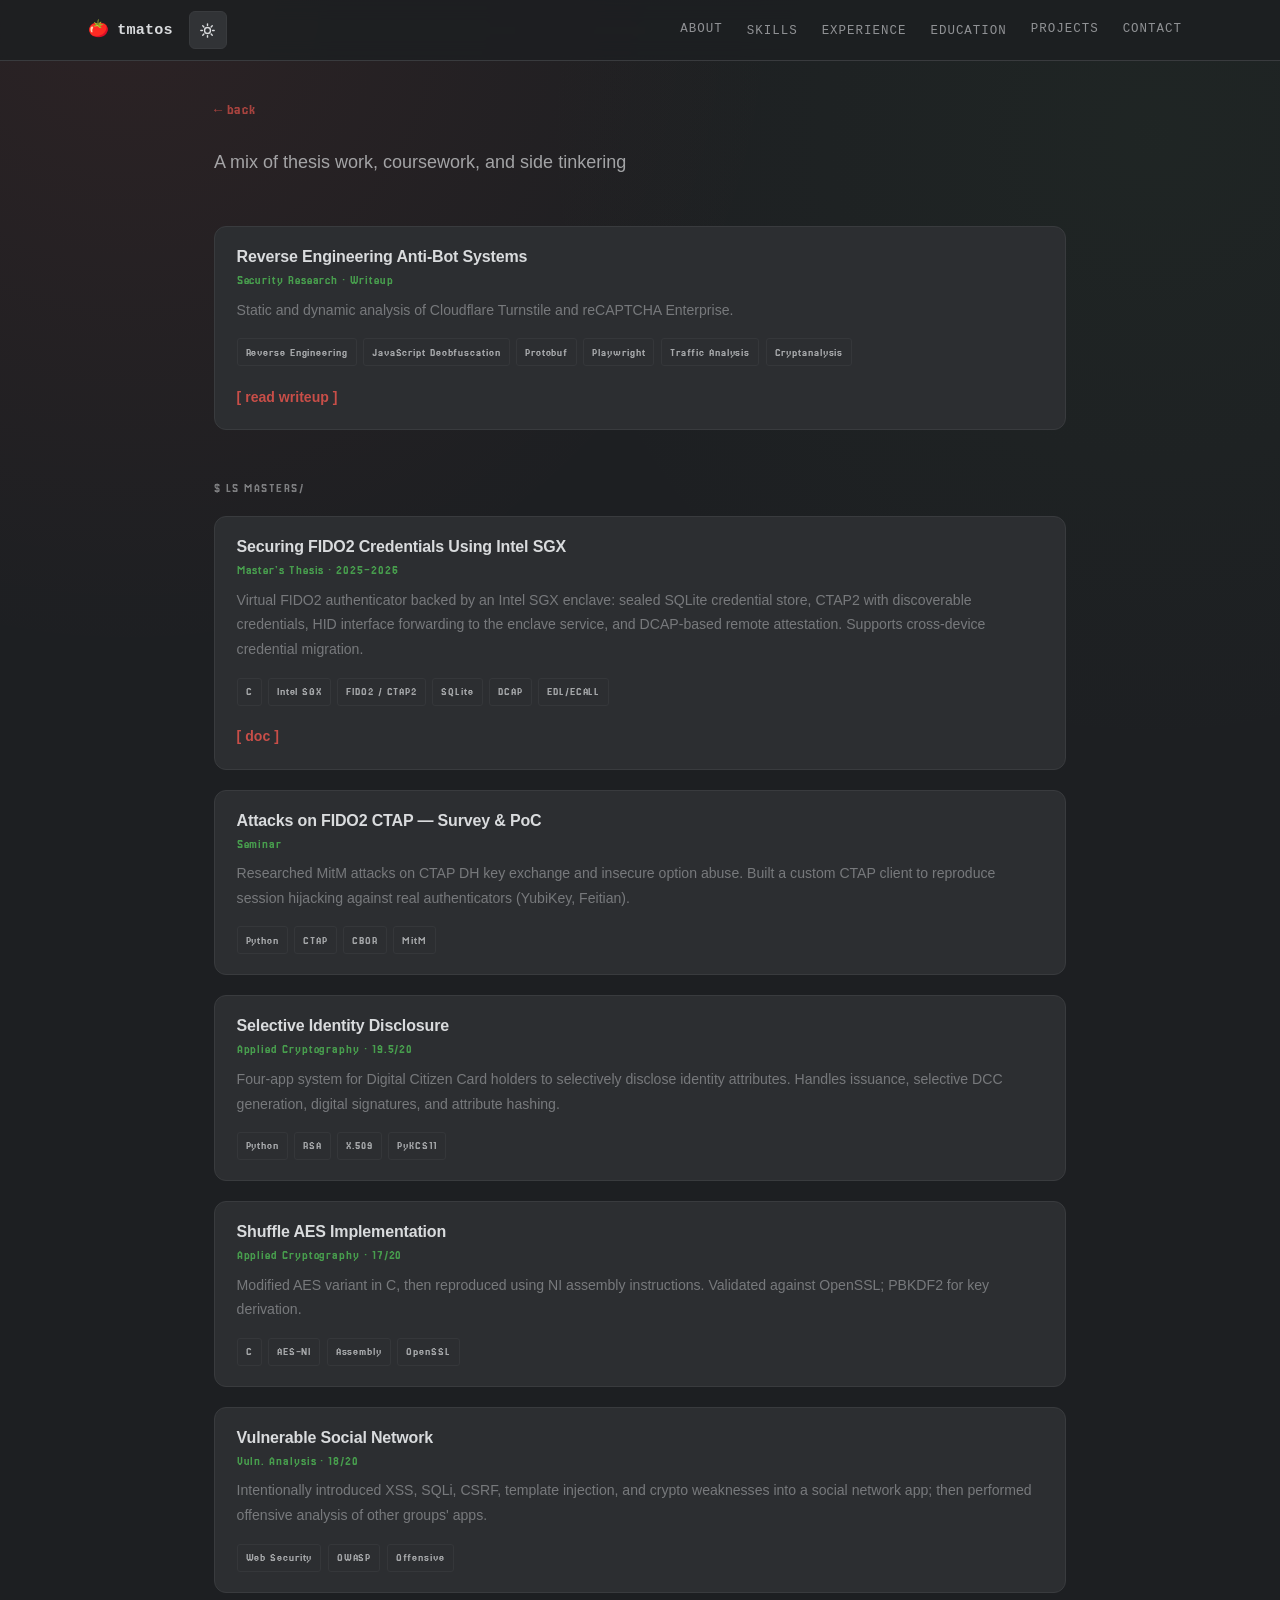
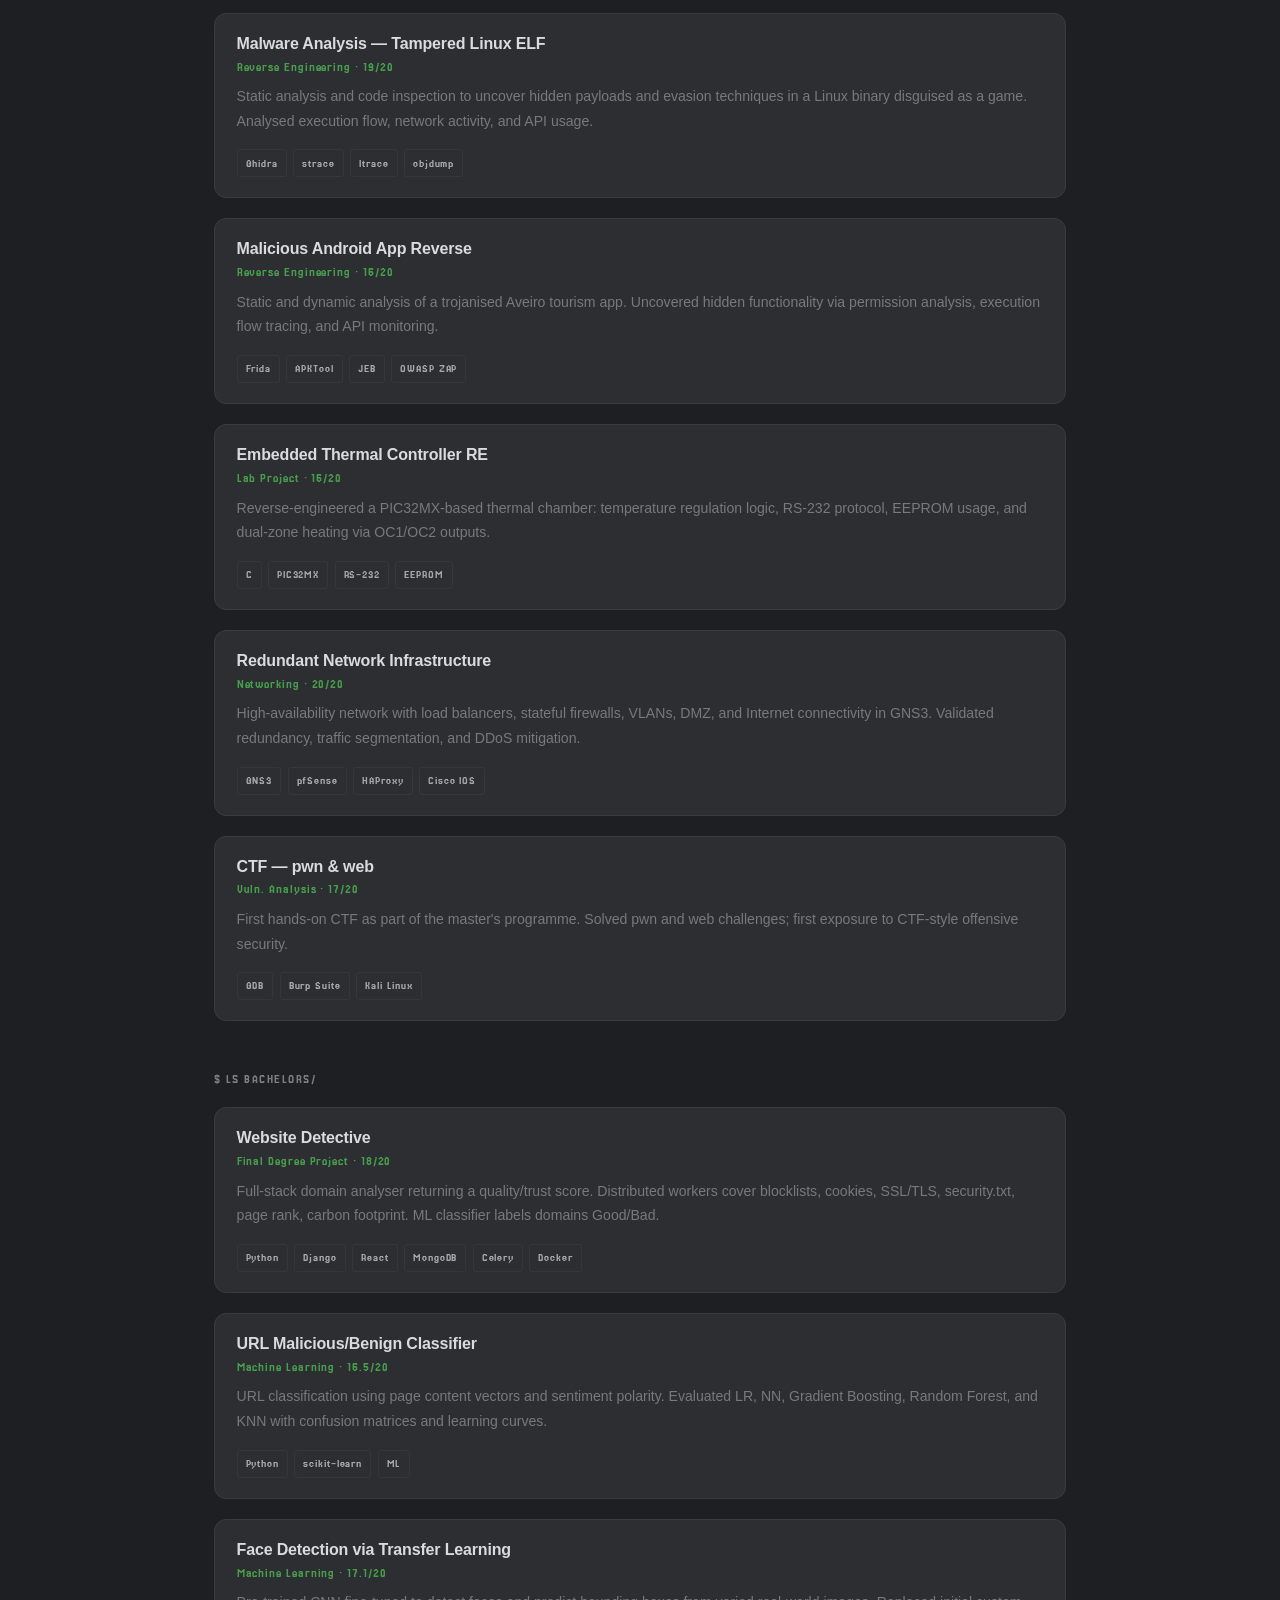
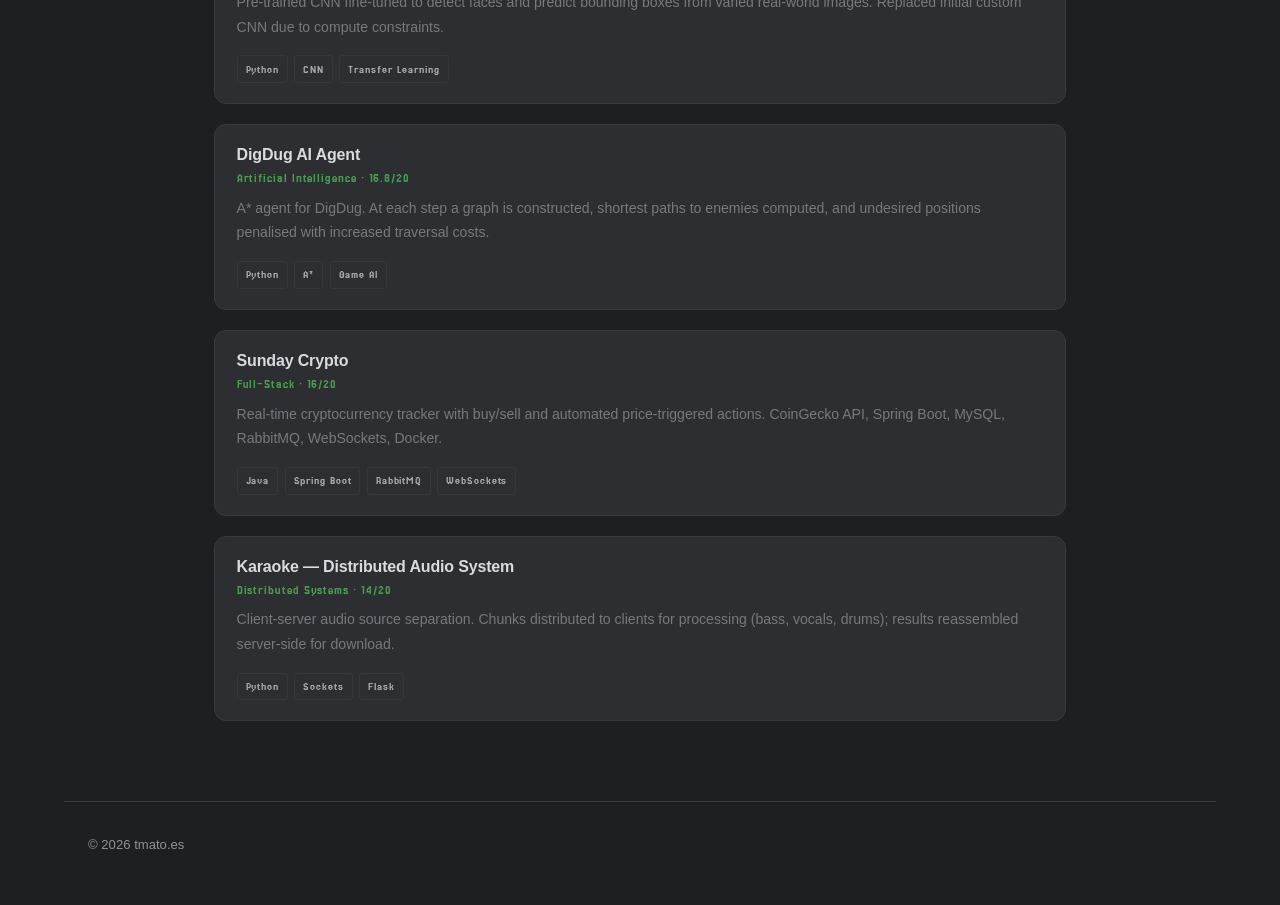
<file: projects/index.html>
<!DOCTYPE html>
<html lang="en">
<head>
  <meta charset="UTF-8" />
  <meta name="viewport" content="width=device-width, initial-scale=1.0" />
  <title>Projects · tmato.es</title>
  <meta name="description" content="Projects by Tomás Matos — SGX/FIDO2, reverse engineering, cryptography, CTF." />
  <meta name="theme-color" content="#2e2e33" />

  <link rel="icon" type="image/png" href="../assets/favicon.png" />
  <link rel="preconnect" href="https://fonts.googleapis.com" />
  <link rel="preconnect" href="https://fonts.gstatic.com" crossorigin />
  <link href="https://fonts.googleapis.com/css2?family=Jersey+25&family=Playfair+Display:ital,wght@0,600;0,700;1,600;1,700&display=swap" rel="stylesheet" />
  <link rel="stylesheet" href="../assets/css/style.css?v=4" />

  <script>
    (function () {
      try {
        var t = localStorage.getItem("theme");
        if (t === "light") document.documentElement.setAttribute("data-theme", "light");
      } catch (e) {}
    })();
  </script>

  <style>
    /* ── page-level overrides ── */
    .projects-hero {
      padding: 2rem 1.5rem 0rem;
      max-width: 900px;
      margin: 0 auto;
    }
    .projects-hero .eyebrow {
      display: block;
      margin-bottom: 0.5rem;
    }
    .projects-hero h1 {
      font-family: 'Playfair Display', serif;
      font-size: clamp(2rem, 5vw, 3.5rem);
      font-weight: 700;
      margin: 0 0 1rem;
      line-height: 1.1;
    }
    .projects-hero p {
      max-width: 60ch;
      opacity: 0.7;
      margin: 0;
    }

    /* ── category label ── */
    .proj-category {
      font-family: 'Jersey 25', monospace;
      font-size: 0.78rem;
      letter-spacing: 0.12em;
      text-transform: uppercase;
      opacity: 0.5;
      margin: 3rem 0 1rem;
    }

    /* ── grid tightening for this page ── */
    .proj-grid {
      display: grid;
      grid-template-columns: 1fr;
      gap: 1.25rem;
    }
    /* ── tag badges ── */
    .proj-tags {
      display: flex;
      flex-wrap: wrap;
      gap: 0.4rem;
      margin-top: auto;
      padding-top: 1rem;
    }
    .proj-tags span {
      font-family: 'Jersey 25', monospace;
      font-size: 0.7rem;
      letter-spacing: 0.08em;
      padding: 0.2rem 0.5rem;
      border: 1px solid var(--border, rgba(255,255,255,0.12));
      border-radius: 3px;
      opacity: 0.7;
    }

    /* ── card flex column so tags stick to bottom ── */
    .pcard {
      display: flex;
      flex-direction: column;
    }
    .pcard p {
      margin: 0.4rem 0 0;
      font-size: 0.88rem;
      opacity: 0.75;
      flex: 1;
    }
    .pcard h3 {
      margin: 0;
      font-size: 1rem;
      line-height: 1.3;
    }

    /* grade pill */
    .grade {
      font-family: 'Jersey 25', monospace;
      font-size: 0.72rem;
      letter-spacing: 0.08em;
      color: var(--accent, #e0533a);
      margin-top: 0.2rem;
      display: block;
    }

    /* CTF placement highlight reuse */
    .hl { color: var(--accent, #e0533a); font-weight: 600; }

    /* back link */
    .back-link {
      display: inline-flex;
      align-items: center;
      gap: 0.4rem;
      font-family: 'Jersey 25', monospace;
      font-size: 0.85rem;
      letter-spacing: 0.08em;
      opacity: 0.6;
      text-decoration: none;
      transition: opacity 0.15s;
      margin-bottom: 1.5rem;
    }
    .back-link:hover { opacity: 1; }
  </style>
</head>
<body>
  <!-- ── NAVBAR ── -->
  <header class="nav" id="top">
    <div class="nav__inner">
      <a href="/" class="nav__brand"><span class="nav__tom">🍅</span>tmatos</a>
      <div class="nav__actions">
        <button class="theme-toggle" id="themeToggle" type="button" aria-label="Toggle light or dark theme">
          <svg class="theme-toggle__sun" viewBox="0 0 24 24" width="17" height="17" fill="none"
               stroke="currentColor" stroke-width="2" stroke-linecap="round" aria-hidden="true">
            <circle cx="12" cy="12" r="4.2"/>
            <path d="M12 2.6v2.2M12 19.2v2.2M2.6 12h2.2M19.2 12h2.2M5.3 5.3l1.6 1.6M17.1 17.1l1.6 1.6M18.7 5.3l-1.6 1.6M6.9 17.1l-1.6 1.6"/>
          </svg>
          <svg class="theme-toggle__moon" viewBox="0 0 24 24" width="17" height="17" fill="none"
               stroke="currentColor" stroke-width="2" stroke-linecap="round" stroke-linejoin="round" aria-hidden="true">
            <path d="M20.5 14.2A8.4 8.4 0 0 1 9.8 3.5a8.4 8.4 0 1 0 10.7 10.7z"/>
          </svg>
        </button>
        <button class="nav__toggle" id="navToggle" aria-label="Toggle navigation" aria-expanded="false">
          <span></span><span></span><span></span>
        </button>
      </div>

      <nav class="nav__links" id="navLinks">
        <a href="../#about">ABOUT</a>
      <!-- <div class="nav__dropdown">
        <a href="../#about" class="nav__dropdown-toggle">ABOUT</a>
        <div class="nav__dropdown-menu">
          <a href="../#skills">SKILLS</a>
          <a href="../#tools">TOOLS</a>
        </div>
      </div> -->
      <div class="nav__dropdown">
        <a href="../#skills" class="nav__dropdown-toggle">SKILLS</a>
        <div class="nav__dropdown-menu">
          <!-- <a href="#skills">SKILLS</a> -->
          <a href="../#tools">TOOLS</a>
        </div>
      </div>

      <div class="nav__dropdown">
        <a href="../#experience" class="nav__dropdown-toggle">EXPERIENCE</a>
        <div class="nav__dropdown-menu">
          <a href="../#ctf">CTF</a>
          <a href="../#publications">PUBLICATIONS</a>
        </div>
      </div>
      <div class="nav__dropdown">
        <a href="../#education" class="nav__dropdown-toggle">EDUCATION</a>
        <div class="nav__dropdown-menu">
          <a href="../#certificates">CERTIFICATES</a>
        </div>
      </div>
      <a href="/projects">PROJECTS</a>
      <a href="../#contact">CONTACT</a>
    </nav>
    
    </div>
  </header>

  <main>
    <div class="projects-hero">
      <a href="/" class="back-link">← back</a>
      <!-- <span class="eyebrow">$ git log --all --projects</span> -->
      <!-- <h1>Projects</h1> -->
      <p>A mix of thesis work, coursework, and side tinkering</p>
    </div>

    <div style="max-width:900px; margin:0 auto; padding: 0 1.5rem 5rem;">
      
      <p class="proj-category"></p>
      <div class="proj-grid">
        <article class="card pcard">
        <h3>Reverse Engineering Anti-Bot Systems</h3>
        <span class="grade">Security Research · Writeup</span>
        <p>Static and dynamic analysis of Cloudflare Turnstile and reCAPTCHA Enterprise.</p>
        <div class="proj-tags">
          <span>Reverse Engineering</span><span>JavaScript Deobfuscation</span><span>Protobuf</span><span>Playwright</span><span>Traffic Analysis</span><span>Cryptanalysis</span>
        </div>
      <p class="card__links" style="padding-top:0.75rem;">
          <a href="./antibot/">[ read writeup ]</a>
        </p>
      </article>
      </div>
      

      <!-- ── MASTER'S ── -->
      <p class="proj-category">$ ls masters/</p>
      <div class="proj-grid">

        <article class="card pcard">
          <h3>Securing FIDO2 Credentials Using Intel SGX</h3>
          <span class="grade">Master's Thesis · 2025–2026</span>
          <p>Virtual FIDO2 authenticator backed by an Intel SGX enclave: sealed SQLite credential store, CTAP2 with discoverable credentials, HID interface forwarding to the enclave service, and DCAP-based remote attestation. Supports cross-device credential migration.</p>
          <div class="proj-tags">
            <span>C</span><span>Intel SGX</span><span>FIDO2 / CTAP2</span><span>SQLite</span><span>DCAP</span><span>EDL/ECALL</span>
          </div>
          <p class="card__links" style="padding-top:0.75rem;"><a href="../assets/docs/thesis.pdf" target="_blank" rel="noopener">[ doc ]</a></p>
        </article>

        <article class="card pcard">
          <h3>Attacks on FIDO2 CTAP — Survey & PoC</h3>
          <span class="grade">Seminar</span>
          <p>Researched MitM attacks on CTAP DH key exchange and insecure option abuse. Built a custom CTAP client to reproduce session hijacking against real authenticators (YubiKey, Feitian).</p>
          <div class="proj-tags"><span>Python</span><span>CTAP</span><span>CBOR</span><span>MitM</span></div>
        </article>



        <article class="card pcard">
          <h3>Selective Identity Disclosure</h3>
          <span class="grade">Applied Cryptography · 19.5/20</span>
          <p>Four-app system for Digital Citizen Card holders to selectively disclose identity attributes. Handles issuance, selective DCC generation, digital signatures, and attribute hashing.</p>
          <div class="proj-tags"><span>Python</span><span>RSA</span><span>X.509</span><span>PyKCS11</span></div>
        </article>

        <article class="card pcard">
          <h3>Shuffle AES Implementation</h3>
          <span class="grade">Applied Cryptography · 17/20</span>
          <p>Modified AES variant in C, then reproduced using NI assembly instructions. Validated against OpenSSL; PBKDF2 for key derivation.</p>
          <div class="proj-tags"><span>C</span><span>AES-NI</span><span>Assembly</span><span>OpenSSL</span></div>
        </article>

        <article class="card pcard">
          <h3>Vulnerable Social Network</h3>
          <span class="grade">Vuln. Analysis · 18/20</span>
          <p>Intentionally introduced XSS, SQLi, CSRF, template injection, and crypto weaknesses into a social network app; then performed offensive analysis of other groups' apps.</p>
          <div class="proj-tags"><span>Web Security</span><span>OWASP</span><span>Offensive</span></div>
        </article>

        <article class="card pcard">
          <h3>Malware Analysis — Tampered Linux ELF</h3>
          <span class="grade">Reverse Engineering · 19/20</span>
          <p>Static analysis and code inspection to uncover hidden payloads and evasion techniques in a Linux binary disguised as a game. Analysed execution flow, network activity, and API usage.</p>
          <div class="proj-tags"><span>Ghidra</span><span>strace</span><span>ltrace</span><span>objdump</span></div>
        </article>

        <article class="card pcard">
          <h3>Malicious Android App Reverse</h3>
          <span class="grade">Reverse Engineering · 16/20</span>
          <p>Static and dynamic analysis of a trojanised Aveiro tourism app. Uncovered hidden functionality via permission analysis, execution flow tracing, and API monitoring.</p>
          <div class="proj-tags"><span>Frida</span><span>APKTool</span><span>JEB</span><span>OWASP ZAP</span></div>
        </article>

        <article class="card pcard">
          <h3>Embedded Thermal Controller RE</h3>
          <span class="grade">Lab Project · 16/20</span>
          <p>Reverse-engineered a PIC32MX-based thermal chamber: temperature regulation logic, RS-232 protocol, EEPROM usage, and dual-zone heating via OC1/OC2 outputs.</p>
          <div class="proj-tags"><span>C</span><span>PIC32MX</span><span>RS-232</span><span>EEPROM</span></div>
        </article>

        <article class="card pcard">
          <h3>Redundant Network Infrastructure</h3>
          <span class="grade">Networking · 20/20</span>
          <p>High-availability network with load balancers, stateful firewalls, VLANs, DMZ, and Internet connectivity in GNS3. Validated redundancy, traffic segmentation, and DDoS mitigation.</p>
          <div class="proj-tags"><span>GNS3</span><span>pfSense</span><span>HAProxy</span><span>Cisco IOS</span></div>
        </article>

        <article class="card pcard">
          <h3>CTF — pwn &amp; web</h3>
          <span class="grade">Vuln. Analysis · 17/20</span>
          <p>First hands-on CTF as part of the master's programme. Solved pwn and web challenges; first exposure to CTF-style offensive security.</p>
          <div class="proj-tags"><span>GDB</span><span>Burp Suite</span><span>Kali Linux</span></div>
        </article>

      </div>

      <!-- ── BACHELOR'S ── -->
      <p class="proj-category">$ ls bachelors/</p>
      <div class="proj-grid">

        <article class="card pcard">
          <h3>Website Detective</h3>
          <span class="grade">Final Degree Project · 18/20</span>
          <p>Full-stack domain analyser returning a quality/trust score. Distributed workers cover blocklists, cookies, SSL/TLS, security.txt, page rank, carbon footprint. ML classifier labels domains Good/Bad.</p>
          <div class="proj-tags"><span>Python</span><span>Django</span><span>React</span><span>MongoDB</span><span>Celery</span><span>Docker</span></div>
        </article>

        <article class="card pcard">
          <h3>URL Malicious/Benign Classifier</h3>
          <span class="grade">Machine Learning · 16.5/20</span>
          <p>URL classification using page content vectors and sentiment polarity. Evaluated LR, NN, Gradient Boosting, Random Forest, and KNN with confusion matrices and learning curves.</p>
          <div class="proj-tags"><span>Python</span><span>scikit-learn</span><span>ML</span></div>
        </article>

        <article class="card pcard">
          <h3>Face Detection via Transfer Learning</h3>
          <span class="grade">Machine Learning · 17.1/20</span>
          <p>Pre-trained CNN fine-tuned to detect faces and predict bounding boxes from varied real-world images. Replaced initial custom CNN due to compute constraints.</p>
          <div class="proj-tags"><span>Python</span><span>CNN</span><span>Transfer Learning</span></div>
        </article>

        <article class="card pcard">
          <h3>DigDug AI Agent</h3>
          <span class="grade">Artificial Intelligence · 16.8/20</span>
          <p>A* agent for DigDug. At each step a graph is constructed, shortest paths to enemies computed, and undesired positions penalised with increased traversal costs.</p>
          <div class="proj-tags"><span>Python</span><span>A*</span><span>Game AI</span></div>
        </article>

        <article class="card pcard">
          <h3>Sunday Crypto</h3>
          <span class="grade">Full-Stack · 16/20</span>
          <p>Real-time cryptocurrency tracker with buy/sell and automated price-triggered actions. CoinGecko API, Spring Boot, MySQL, RabbitMQ, WebSockets, Docker.</p>
          <div class="proj-tags"><span>Java</span><span>Spring Boot</span><span>RabbitMQ</span><span>WebSockets</span></div>
        </article>

        <article class="card pcard">
          <h3>Karaoke — Distributed Audio System</h3>
          <span class="grade">Distributed Systems · 14/20</span>
          <p>Client-server audio source separation. Chunks distributed to clients for processing (bass, vocals, drums); results reassembled server-side for download.</p>
          <div class="proj-tags"><span>Python</span><span>Sockets</span><span>Flask</span></div>
        </article>

      </div>

      <!-- ── CTF HIGHLIGHTS ── -->
      <!-- <p class="proj-category">$ ls ctf/</p>
      <div class="proj-grid">

        <article class="card pcard">
          <h3>SALT CTF</h3>
          <span class="grade"><span class="hl">Organizer &amp; Challenge Author</span> · NUAC · May 2026</span>
          <p>Authored Crypto, OSINT, and Reverse Engineering challenges for the on-site SALT CTF organised by the University of Aveiro cybersecurity club.</p>
          <div class="proj-tags"><span>Challenge Design</span><span>Crypto</span><span>Reversing</span><span>OSINT</span></div>
        </article>

        <article class="card pcard">
          <h3>HACKDAY.FR Finals</h3>
          <span class="grade"><span class="hl">13th place</span> · ESIEE Paris · 2025</span>
          <p>International on-site finals at ESIEE, Paris. Competed as part of the NUAC team across a full-day competition.</p>
          <div class="proj-tags"><span>On-site</span><span>International</span></div>
        </article>

        <article class="card pcard">
          <h3>BSides Porto</h3>
          <span class="grade"><span class="hl">5th place</span> · ISEP Porto · 2025</span>
          <p>On-site CTF at the BSides Porto security conference. Top-5 finish competing against professional teams.</p>
          <div class="proj-tags"><span>On-site</span><span>Mixed categories</span></div>
        </article>

        <article class="card pcard">
          <h3>ACM &amp; xSTF</h3>
          <span class="grade"><span class="hl">3rd place 🥉</span> · FEUP Porto · 2025</span>
          <p>On-site CTF at FEUP. Bronze finish in a competitive field of university and professional teams.</p>
          <div class="proj-tags"><span>On-site</span><span>Mixed categories</span></div>
        </article>

      </div>

    </div> -->
  </main>

  <footer class="footer">
    <span>&copy; <span id="year"></span> tmato.es</span>
  </footer>

  <script src="../assets/js/main.js"></script>
</body>
</html>
</file>
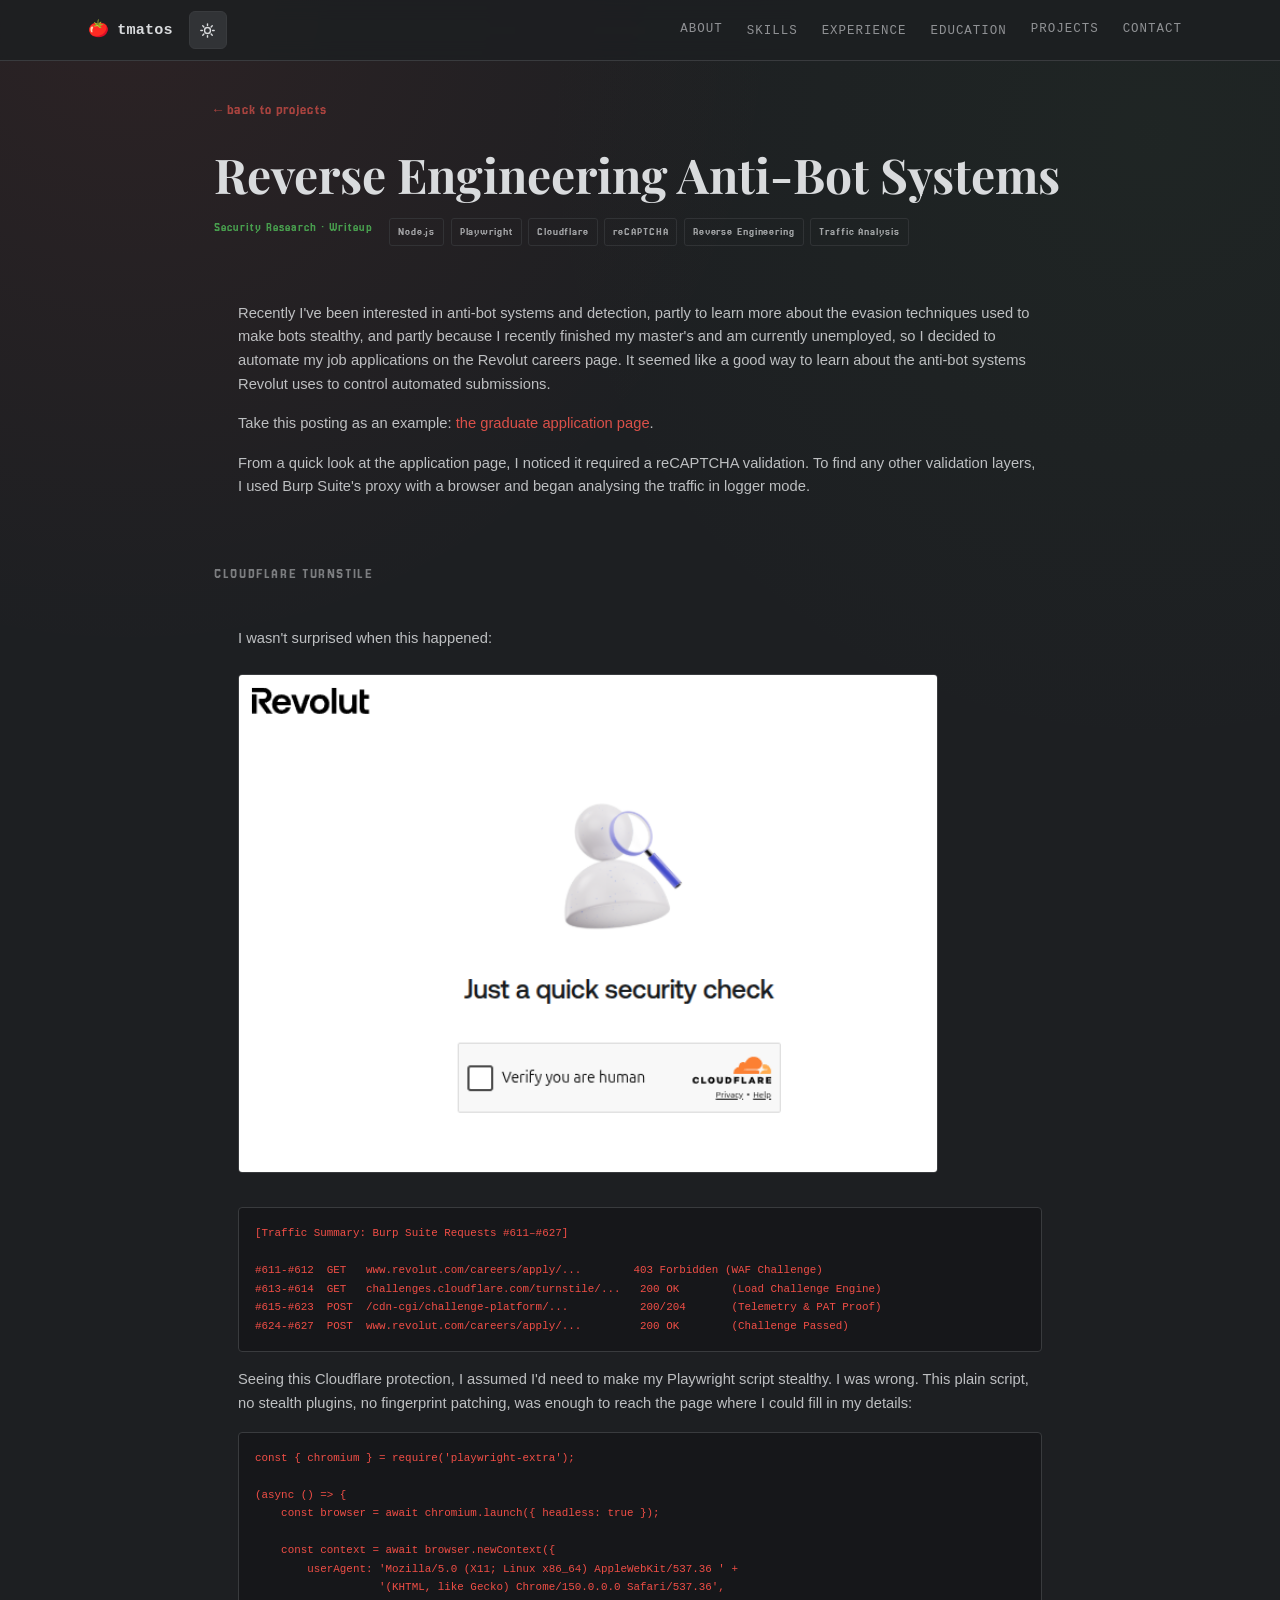
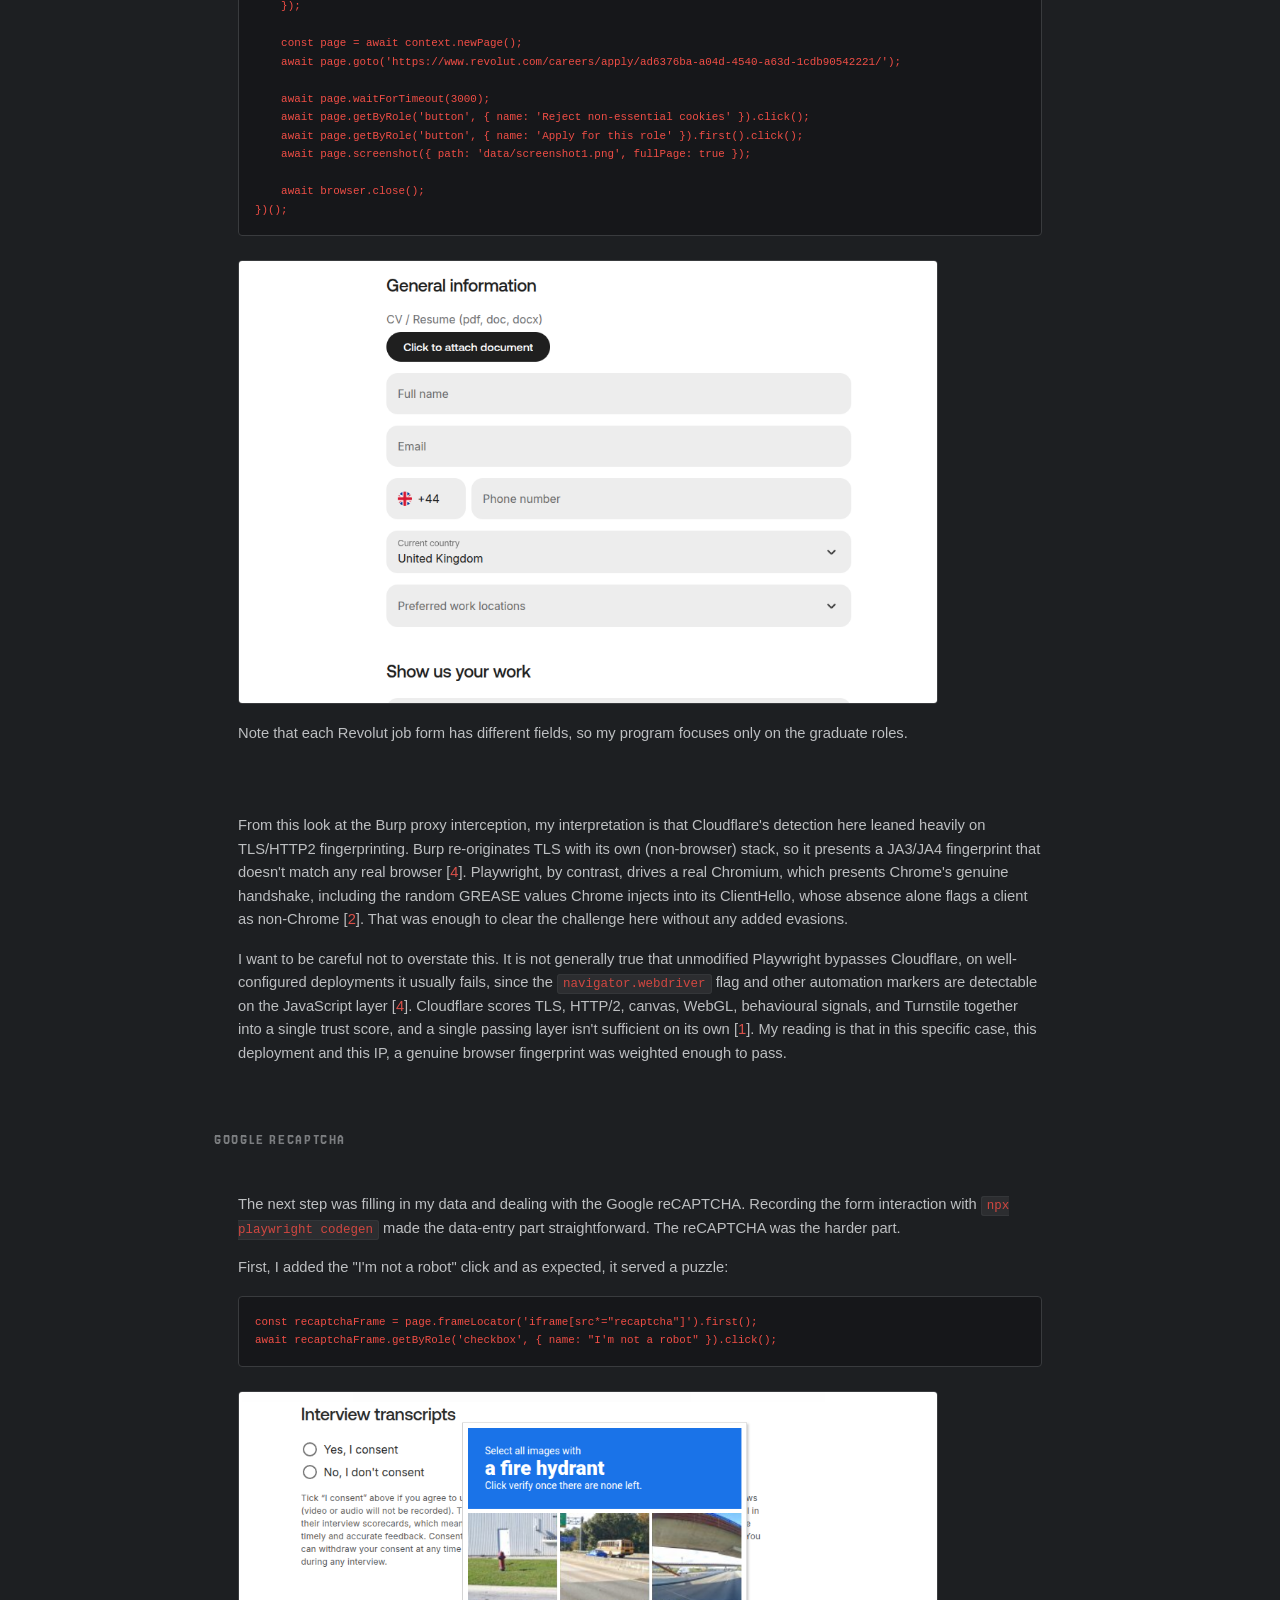
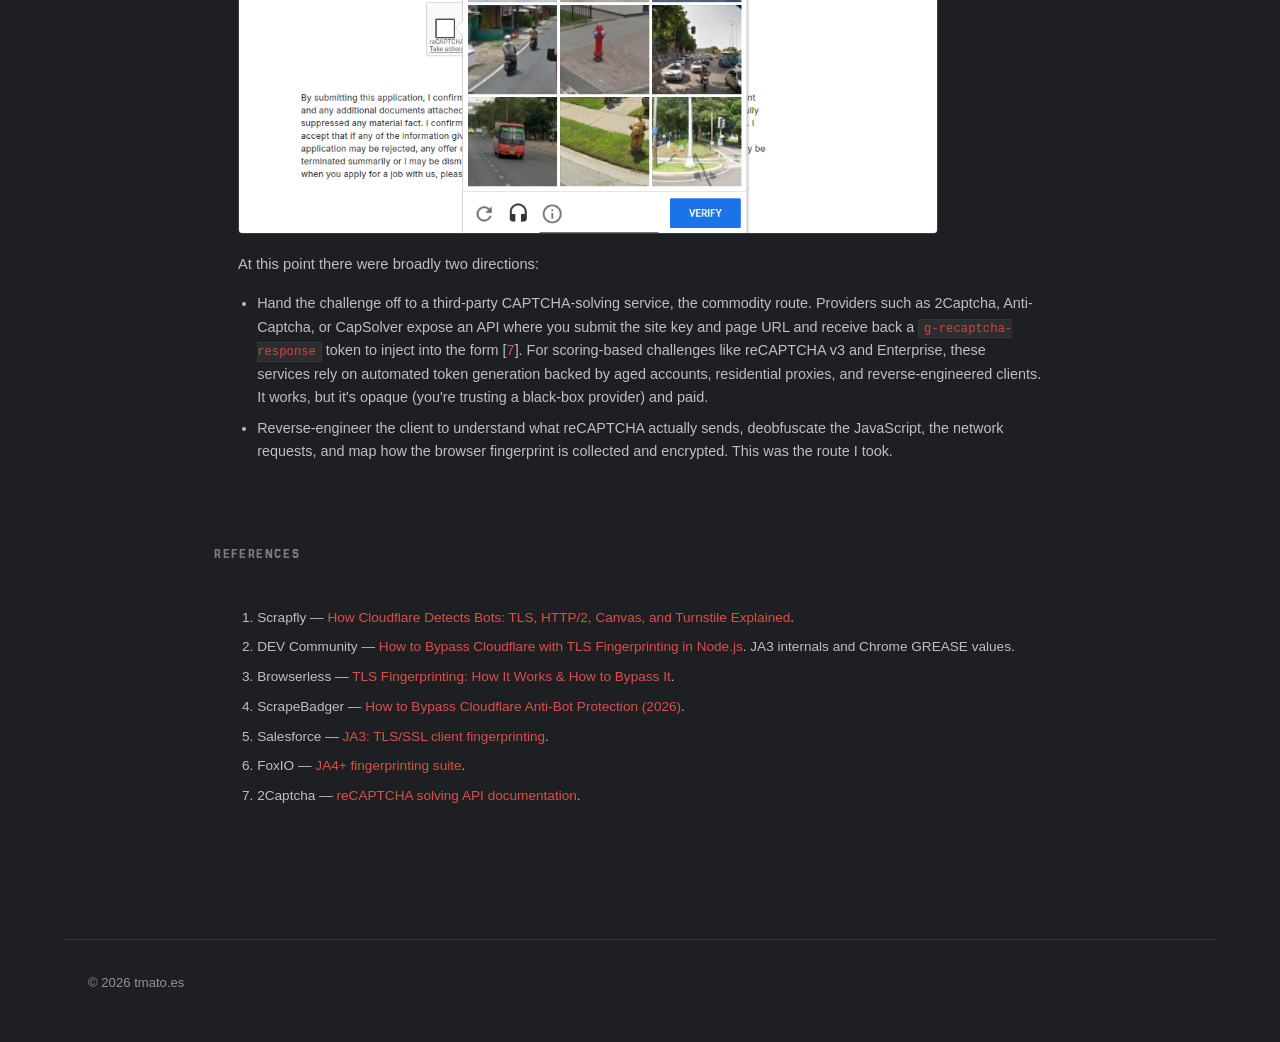
<file: projects/antibot/index.html>
<!DOCTYPE html>
<html lang="en">
<head>
  <meta charset="UTF-8" />
  <meta name="viewport" content="width=device-width, initial-scale=1.0" />
  <title>Cloudflare Bot Management & Turnstile Bypass · tmato.es</title>
  <meta name="description" content="Technical writeup on bypassing Cloudflare Bot Management and Turnstile challenges via Playwright stealth evasions and browser context patching." />
  <meta name="theme-color" content="#2e2e33" />

  <link rel="icon" type="image/png" href="../../assets/favicon.png" />
  <link rel="preconnect" href="https://fonts.googleapis.com" />
  <link rel="preconnect" href="https://fonts.gstatic.com" crossorigin />
  <link href="https://fonts.googleapis.com/css2?family=Jersey+25&family=Playfair+Display:ital,wght@0,600;0,700;1,600;1,700&display=swap" rel="stylesheet" />
  <link rel="stylesheet" href="../../assets/css/style.css?v=4" />

  <script>
    (function () {
      try {
        var t = localStorage.getItem("theme");
        if (t === "light") document.documentElement.setAttribute("data-theme", "light");
      } catch (e) {}
    })();
  </script>

  <style>
    /* ── Writeup Layout & Typography ── */
    .writeup-hero {
      padding: 2rem 1.5rem 0rem;
      max-width: 900px;
      margin: 0 auto;
    }
    .writeup-hero h1 {
      font-family: 'Playfair Display', serif;
      font-size: clamp(2rem, 5vw, 3rem);
      font-weight: 700;
      margin: 0 0 0.5rem;
      line-height: 1.15;
    }

    .writeup-meta {
      display: flex;
      flex-wrap: wrap;
      align-items: center;
      gap: 1rem;
      margin-bottom: 2rem;
    }

    .grade {
      font-family: 'Jersey 25', monospace;
      font-size: 0.78rem;
      letter-spacing: 0.08em;
      color: var(--accent, #e0533a);
      display: inline-block;
    }

    .writeup-container {
      max-width: 900px;
      margin: 0 auto;
      padding: 0 1.5rem 5rem;
    }

    .sec-title {
      font-family: 'Jersey 25', monospace;
      font-size: 0.85rem;
      letter-spacing: 0.12em;
      text-transform: uppercase;
      opacity: 0.5;
      margin: 2.5rem 0 1rem;
    }

    .content-card {
      padding: 1.5rem;
      margin-bottom: 1.25rem;
    }

    .content-card p {
      margin: 0 0 1rem;
      font-size: 0.92rem;
      line-height: 1.6;
      opacity: 0.85;
    }

    .content-card p:last-child {
      margin-bottom: 0;
    }

    .content-card ul {
      margin: 0 0 1rem 1.2rem;
      padding: 0;
      font-size: 0.9rem;
      line-height: 1.6;
      opacity: 0.85;
    }

    .content-card li {
      margin-bottom: 0.5rem;
    }

    /* ── Code & Log Formatting ── */
    code {
      font-family: monospace;
      font-size: 0.85em;
      padding: 0.15em 0.4em;
      border-radius: 3px;
      background: rgba(255, 255, 255, 0.08);
      border: 1px solid var(--border, rgba(255,255,255,0.12));
    }

    pre {
      background: rgba(0, 0, 0, 0.25);
      border: 1px solid var(--border, rgba(255,255,255,0.12));
      border-radius: 4px;
      padding: 1rem;
      overflow-x: auto;
      font-family: monospace;
      font-size: 0.8rem;
      line-height: 1.45;
      color: #e0e0e0;
      margin: 1rem 0;
    }

    pre code {
      background: none;
      border: none;
      padding: 0;
    }

    /* ── Tag Badges ── */
    .proj-tags {
      display: flex;
      flex-wrap: wrap;
      gap: 0.4rem;
      padding-top: 0.5rem;
    }
    .proj-tags span {
      font-family: 'Jersey 25', monospace;
      font-size: 0.7rem;
      letter-spacing: 0.08em;
      padding: 0.2rem 0.5rem;
      border: 1px solid var(--border, rgba(255,255,255,0.12));
      border-radius: 3px;
      opacity: 0.7;
    }

    /* Back Link */
    .back-link {
      display: inline-flex;
      align-items: center;
      gap: 0.4rem;
      font-family: 'Jersey 25', monospace;
      font-size: 0.85rem;
      letter-spacing: 0.08em;
      opacity: 0.6;
      text-decoration: none;
      transition: opacity 0.15s;
      margin-bottom: 1.5rem;
    }
    .back-link:hover { opacity: 1; }
  </style>
</head>
<body>
  <!-- ── NAVBAR ── -->
  <header class="nav" id="top">
    <div class="nav__inner">
      <a href="/" class="nav__brand"><span class="nav__tom">🍅</span>tmatos</a>
      <div class="nav__actions">
        <button class="theme-toggle" id="themeToggle" type="button" aria-label="Toggle light or dark theme">
          <svg class="theme-toggle__sun" viewBox="0 0 24 24" width="17" height="17" fill="none"
               stroke="currentColor" stroke-width="2" stroke-linecap="round" aria-hidden="true">
            <circle cx="12" cy="12" r="4.2"/>
            <path d="M12 2.6v2.2M12 19.2v2.2M2.6 12h2.2M19.2 12h2.2M5.3 5.3l1.6 1.6M17.1 17.1l1.6 1.6M18.7 5.3l-1.6 1.6M6.9 17.1l-1.6 1.6"/>
          </svg>
          <svg class="theme-toggle__moon" viewBox="0 0 24 24" width="17" height="17" fill="none"
               stroke="currentColor" stroke-width="2" stroke-linecap="round" stroke-linejoin="round" aria-hidden="true">
            <path d="M20.5 14.2A8.4 8.4 0 0 1 9.8 3.5a8.4 8.4 0 1 0 10.7 10.7z"/>
          </svg>
        </button>
        <button class="nav__toggle" id="navToggle" aria-label="Toggle navigation" aria-expanded="false">
          <span></span><span></span><span></span>
        </button>
      </div>

      <nav class="nav__links" id="navLinks">
        <a href="../../#about">ABOUT</a>
        <div class="nav__dropdown">
          <a href="../../#skills" class="nav__dropdown-toggle">SKILLS</a>
          <div class="nav__dropdown-menu">
            <a href="../../#tools">TOOLS</a>
          </div>
        </div>

        <div class="nav__dropdown">
          <a href="../../#experience" class="nav__dropdown-toggle">EXPERIENCE</a>
          <div class="nav__dropdown-menu">
            <a href="../../#ctf">CTF</a>
            <a href="../../#publications">PUBLICATIONS</a>
          </div>
        </div>
        <div class="nav__dropdown">
          <a href="../../#education" class="nav__dropdown-toggle">EDUCATION</a>
          <div class="nav__dropdown-menu">
            <a href="../../#certificates">CERTIFICATES</a>
          </div>
        </div>
        <a href="/projects">PROJECTS</a>
        <a href="../../#contact">CONTACT</a>
      </nav>
    </div>
  </header>

  <!-- <main>
    <div class="writeup-hero">
      <a href="/projects" class="back-link">← back to projects</a>
      <h1>Reverse Engineering Anti-Bot Systems</h1>
      <div class="writeup-meta">
        <span class="grade">Security Research · Writeup</span>
        <div class="proj-tags">
          <span>Node.js</span><span>Playwright</span><span>Stealth Evasions</span><span>Cloudflare</span><span>Reverse Engineering</span><span>Recaptcha</span>
        </div>
      </div>
    </div>

    <div class="writeup-container">
      

        Recently I've been interested in anti-bot systems and detection, partly to learn more about the evasion techniques used to make bots stealthy, and partly because I recently finished my master's and am currently unemployed, so I decided to automate my job applications on the Revolut careers page. It seemed like a good way to learn about the anti-bot systems Revolut uses to control automated submissions.

        Take this posting as an example: https://www.revolut.com/careers/apply/ad6376ba-a04d-4540-a63d-1cdb90542221/


        From a small observation of the application page i noticed that it required a recaptcha validation, and to infer other possible validation I used burpsuit proxy and browser to start analysing it in the logger mode.

        From a quick look at the application page, I noticed it required a reCAPTCHA validation. To find any other validation layers, I used Burp Suite's proxy with a browser and began analysing the traffic in logger mode.
        
        I wasn't surprised when this happened:
        <img src="../../assets/img/cloudflare_revolute.png" alt="Description of the image"> 
        
        <div class="resume-section" style="font-family: monospace; font-size: 13px; line-height: 1.4;">
            

            <pre><code>[Traffic Summary: Burp Suite Requests #611–#627]

            #611-#612  GET   www.revolut.com/careers/apply/...       403 Forbidden (WAF Challenge)
            #613-#614  GET   challenges.cloudflare.com/turnstile/...  200 OK        (Load Challenge Engine)
            #615-#623  POST  /cdn-cgi/challenge-platform/...         200/204       (Telemetry & PAT Proof)
            #624-#627  POST  www.revolut.com/careers/apply/...       200 OK        (Challenge Passed)</code></pre>

        </div>

        When encountering these Cloudflare protection I knew that I would had to be stealth on my Playwright script. But I was mistaken. 
        With this simple automated script I was able to bypass cloudflare and obtain the page where I could fullfill my data:
        

        Seeing this Cloudflare protection, I assumed I'd need to make my Playwright script stealthy. I was wrong. This plain script, no stealth plugins, no fingerprint patching, was enough to reach the page where I could fill in my details:

        <pre style="background: #f6f8fa; border: 1px solid #e1e4e8; border-radius: 4px; padding: 10px; overflow-x: auto; font-size: 12px; margin: 0 0 12px 0;"><code>const { chromium } = require('playwright-extra');

        (async () => {
            const browser = await chromium.launch({
                headless: true,
            });

            const context = await browser.newContext({
                userAgent: 'Mozilla/5.0 (X11; Linux x86_64) AppleWebKit/537.36 (KHTML, like Gecko) Chrome/150.0.0.0 Safari/537.36',
            });

            const page = await context.newPage();

            await page.goto('https://www.revolut.com/careers/position/ad6376ba-a04d-4540-a63d-1cdb90542221/');

            console.log('Title:', await page.title());
            console.log('URL:', page.url());

            await page.waitForTimeout(3000);
            await page.getByRole('button', { name: 'Reject non-essential cookies' }).click();
            await page.getByRole('button', { name: 'Apply for this role' }).first().click();

            await page.screenshot({ path: 'data/screenshot1.png', fullPage: true });

            console.log('Done');
            await browser.close();
        })();</code></pre>

        <img src="../../assets/img/screenshot.png" width="700" height="auto" alt="Application form reached after the challenge">
                    
        <br>
        Note that each Revolut job form has different fields, so my program focuses only on the graduate roles.


        <p>From this brief look at the Burp proxy interception, my interpretation is that
        Cloudflare's detection here leaned heavily on TLS/HTTP2 fingerprinting. Burp re-originates
        TLS with its own (non-browser) stack, so it presents a JA3/JA4 fingerprint that doesn't
        match any real browser. Playwright, by contrast, drives a real
        Chromium, which presents Chrome's genuine handshake (including the random GREASE values
        Chrome injects into its ClientHello, whose absence alone flags a client as non-Chrome). 
        That was enough to clear the challenge here without any added
        evasions.</p>

        <p>I want to be careful not to overstate this. It is not generally true that unmodified
        Playwright bypasses Cloudflare, on well-configured deployments it usually fails, since the
        <code>navigator.webdriver</code> flag and other automation markers are detectable on the
        JavaScript layer. Cloudflare scores TLS, HTTP/2, canvas,
        WebGL, behavioural signals, and Turnstile together into a single trust score, and a single
        passing layer isn't sufficient on its own. My reading is that
        in this specific case, this deployment, this IP, this session, a genuine browser fingerprint
        was weighted enough to pass.</p>

        <p>The next step was to fill in my data and solve the reCAPTCHA. Using
    <code>npx playwright codegen</code> to record the form interaction, filling the fields was
    straightforward. The harder part that unfortunate I didn't achive was the Google reCAPTCHA.</p>

   <p>First, I added the "I'm not a robot" click. As expected, it served a puzzle:</p>

    <pre><code>const recaptchaFrame = page.frameLocator('iframe[src*="recaptcha"]').first();
    await recaptchaFrame.getByRole('checkbox', { name: "I'm not a robot" }).click();</code></pre>

    <img src="../../assets/img/screenshot14.png" width="700" height="auto" alt="reCAPTCHA challenge served after clicking the checkbox">

   <p>At this point there were broadly two directions:</p>
    <ul>
    <li>Hand the challenge off to a third-party CAPTCHA-solving service, the commodity route.
    Providers such as 2Captcha, Anti-Captcha, or CapSolver expose an API where you submit the
    site key and page URL and receive back a <code>g-recaptcha-response</code> token to inject
    into the form [<a href="#ref-2captcha">7</a>]. For scoring-based challenges like reCAPTCHA v3
    and Enterprise, these services rely on automated token generation backed by aged accounts,
    residential proxies, and reverse-engineered clients. It works, but it's opaque (you're
    trusting a black-box provider) and paid. </li>
    <li>Reverse-engineer the client to understand what reCAPTCHA actually sends, deobfuscate the
        JavaScript, decode the <code>/reload</code> payload, and map how the browser fingerprint is
        collected and encrypted. This was the route I took.</li>
    </ul>
    <li id="ref-2captcha">2Captcha — <a href="https://2captcha.com/2captcha-api#solving_recaptchav2_new" target="_blank" rel="noopener">reCAPTCHA v2/v3 API documentation</a>. Example of the token-return solving-service model.</li>
  </main> -->

  <main>
    <div class="writeup-hero">
      <a href="/projects" class="back-link">← back to projects</a>
      <h1>Reverse Engineering Anti-Bot Systems</h1>
      <div class="writeup-meta">
        <span class="grade">Security Research · Writeup</span>
        <div class="proj-tags">
          <span>Node.js</span><span>Playwright</span><span>Cloudflare</span><span>reCAPTCHA</span><span>Reverse Engineering</span><span>Traffic Analysis</span>
        </div>
      </div>
    </div>

    <div class="writeup-container">

      <div class="content-card">
        <p>Recently I've been interested in anti-bot systems and detection, partly to learn more
        about the evasion techniques used to make bots stealthy, and partly because I recently
        finished my master's and am currently unemployed, so I decided to automate my job
        applications on the Revolut careers page. It seemed like a good way to learn about the
        anti-bot systems Revolut uses to control automated submissions.</p>
        <p>Take this posting as an example:
        <a href="https://www.revolut.com/careers/apply/ad6376ba-a04d-4540-a63d-1cdb90542221/" target="_blank" rel="noopener">the graduate application page</a>.</p>
        <p>From a quick look at the application page, I noticed it required a reCAPTCHA validation.
        To find any other validation layers, I used Burp Suite's proxy with a browser and began
        analysing the traffic in logger mode.</p>
      </div>

      <p class="sec-title">Cloudflare Turnstile</p>

      <div class="content-card">
        <p>I wasn't surprised when this happened:</p>
        <img src="../../assets/img/cloudflare_revolute.png" width="700" height="auto" alt="Cloudflare challenge page on Revolut careers" style="max-width:100%;height:auto;border:1px solid var(--border,rgba(255,255,255,0.12));border-radius:4px;margin:0.5rem 0;">
        <pre><code>[Traffic Summary: Burp Suite Requests #611–#627]

#611-#612  GET   www.revolut.com/careers/apply/...        403 Forbidden (WAF Challenge)
#613-#614  GET   challenges.cloudflare.com/turnstile/...   200 OK        (Load Challenge Engine)
#615-#623  POST  /cdn-cgi/challenge-platform/...           200/204       (Telemetry &amp; PAT Proof)
#624-#627  POST  www.revolut.com/careers/apply/...         200 OK        (Challenge Passed)</code></pre>
        <p>Seeing this Cloudflare protection, I assumed I'd need to make my Playwright script
        stealthy. I was wrong. This plain script, no stealth plugins, no fingerprint patching,
        was enough to reach the page where I could fill in my details:</p>
        <pre><code>const { chromium } = require('playwright-extra');

(async () =&gt; {
    const browser = await chromium.launch({ headless: true });

    const context = await browser.newContext({
        userAgent: 'Mozilla/5.0 (X11; Linux x86_64) AppleWebKit/537.36 ' +
                   '(KHTML, like Gecko) Chrome/150.0.0.0 Safari/537.36',
    });

    const page = await context.newPage();
    await page.goto('https://www.revolut.com/careers/apply/ad6376ba-a04d-4540-a63d-1cdb90542221/');

    await page.waitForTimeout(3000);
    await page.getByRole('button', { name: 'Reject non-essential cookies' }).click();
    await page.getByRole('button', { name: 'Apply for this role' }).first().click();
    await page.screenshot({ path: 'data/screenshot1.png', fullPage: true });

    await browser.close();
})();</code></pre>
        <img src="../../assets/img/screenshot.png" width="700" height="auto" alt="Application form reached after the challenge" style="max-width:100%;height:auto;border:1px solid var(--border,rgba(255,255,255,0.12));border-radius:4px;margin:0.5rem 0;">
        <p>Note that each Revolut job form has different fields, so my program focuses only on the
        graduate roles.</p>
      </div>

      <div class="content-card">
        <p>From this look at the Burp proxy interception, my interpretation is that
        Cloudflare's detection here leaned heavily on TLS/HTTP2 fingerprinting. Burp re-originates
        TLS with its own (non-browser) stack, so it presents a JA3/JA4 fingerprint that doesn't
        match any real browser [<a href="#ref-scrapebadger">4</a>]. Playwright, by contrast, drives
        a real Chromium, which presents Chrome's genuine handshake, including the random GREASE
        values Chrome injects into its ClientHello, whose absence alone flags a client as non-Chrome
        [<a href="#ref-dev">2</a>]. That was enough to clear the challenge here without any added
        evasions.</p>
        <p>I want to be careful not to overstate this. It is not generally true that unmodified
        Playwright bypasses Cloudflare, on well-configured deployments it usually fails, since the
        <code>navigator.webdriver</code> flag and other automation markers are detectable on the
        JavaScript layer [<a href="#ref-scrapebadger">4</a>]. Cloudflare scores TLS, HTTP/2, canvas,
        WebGL, behavioural signals, and Turnstile together into a single trust score, and a single
        passing layer isn't sufficient on its own [<a href="#ref-scrapfly">1</a>]. My reading is
        that in this specific case, this deployment and this IP, a genuine browser
        fingerprint was weighted enough to pass.</p>
      </div>

      <p class="sec-title">Google reCAPTCHA</p>

      <div class="content-card">
        <p>The next step was filling in my data and dealing with the Google reCAPTCHA. Recording
        the form interaction with <code>npx playwright codegen</code> made the data-entry part
        straightforward. The reCAPTCHA was the harder part.</p>
        <p>First, I added the "I'm not a robot" click and as expected, it served a puzzle:</p>
        <pre><code>const recaptchaFrame = page.frameLocator('iframe[src*="recaptcha"]').first();
await recaptchaFrame.getByRole('checkbox', { name: "I'm not a robot" }).click();</code></pre>
        <img src="../../assets/img/screenshot14.png" width="700" height="auto" alt="reCAPTCHA challenge served after clicking the checkbox" style="max-width:100%;height:auto;border:1px solid var(--border,rgba(255,255,255,0.12));border-radius:4px;margin:0.5rem 0;">
        <p>At this point there were broadly two directions:</p>
        <ul>
          <li>Hand the challenge off to a third-party CAPTCHA-solving service, the commodity route.
          Providers such as 2Captcha, Anti-Captcha, or CapSolver expose an API where you submit the
          site key and page URL and receive back a <code>g-recaptcha-response</code> token to inject
          into the form [<a href="#ref-2captcha">7</a>]. For scoring-based challenges like reCAPTCHA
          v3 and Enterprise, these services rely on automated token generation backed by aged
          accounts, residential proxies, and reverse-engineered clients. It works, but it's opaque
          (you're trusting a black-box provider) and paid.</li>
          <li>Reverse-engineer the client to understand what reCAPTCHA actually sends, deobfuscate
          the JavaScript, the network requests, and map how the browser
          fingerprint is collected and encrypted. This was the route I took.</li>
        </ul>
      </div>

      <p class="sec-title">References</p>

      <div class="content-card">
        <ol style="margin:0 0 0 1.2rem;padding:0;font-size:0.85rem;line-height:1.6;opacity:0.85;">
          <li id="ref-scrapfly">Scrapfly — <a href="https://scrapfly.io/blog/posts/how-cloudflare-detects-bots" target="_blank" rel="noopener">How Cloudflare Detects Bots: TLS, HTTP/2, Canvas, and Turnstile Explained</a>.</li>
          <li id="ref-dev">DEV Community — <a href="https://dev.to/datakaz/how-to-bypass-cloudflare-with-tls-fingerprinting-in-nodejs-2pb2" target="_blank" rel="noopener">How to Bypass Cloudflare with TLS Fingerprinting in Node.js</a>. JA3 internals and Chrome GREASE values.</li>
          <li id="ref-browserless">Browserless — <a href="https://www.browserless.io/blog/tls-fingerprinting-explanation-detection-and-bypassing-it-in-playwright-and-puppeteer" target="_blank" rel="noopener">TLS Fingerprinting: How It Works &amp; How to Bypass It</a>.</li>
          <li id="ref-scrapebadger">ScrapeBadger — <a href="https://scrapebadger.com/blog/how-to-bypass-cloudflare-anti-bot-protection-a-complete-technical-guide-2026" target="_blank" rel="noopener">How to Bypass Cloudflare Anti-Bot Protection (2026)</a>.</li>
          <li id="ref-ja3">Salesforce — <a href="https://github.com/salesforce/ja3" target="_blank" rel="noopener">JA3: TLS/SSL client fingerprinting</a>.</li>
          <li id="ref-ja4">FoxIO — <a href="https://github.com/FoxIO-LLC/ja4" target="_blank" rel="noopener">JA4+ fingerprinting suite</a>.</li>
          <li id="ref-2captcha">2Captcha — <a href="https://2captcha.com/2captcha-api" target="_blank" rel="noopener">reCAPTCHA solving API documentation</a>.</li>
        </ol>
      </div>

    </div>
  </main>

  <footer class="footer">
    <span>&copy; <span id="year"></span> tmato.es</span>
  </footer>

  <script src="../../assets/js/main.js"></script>
</body>
</html>
</file>
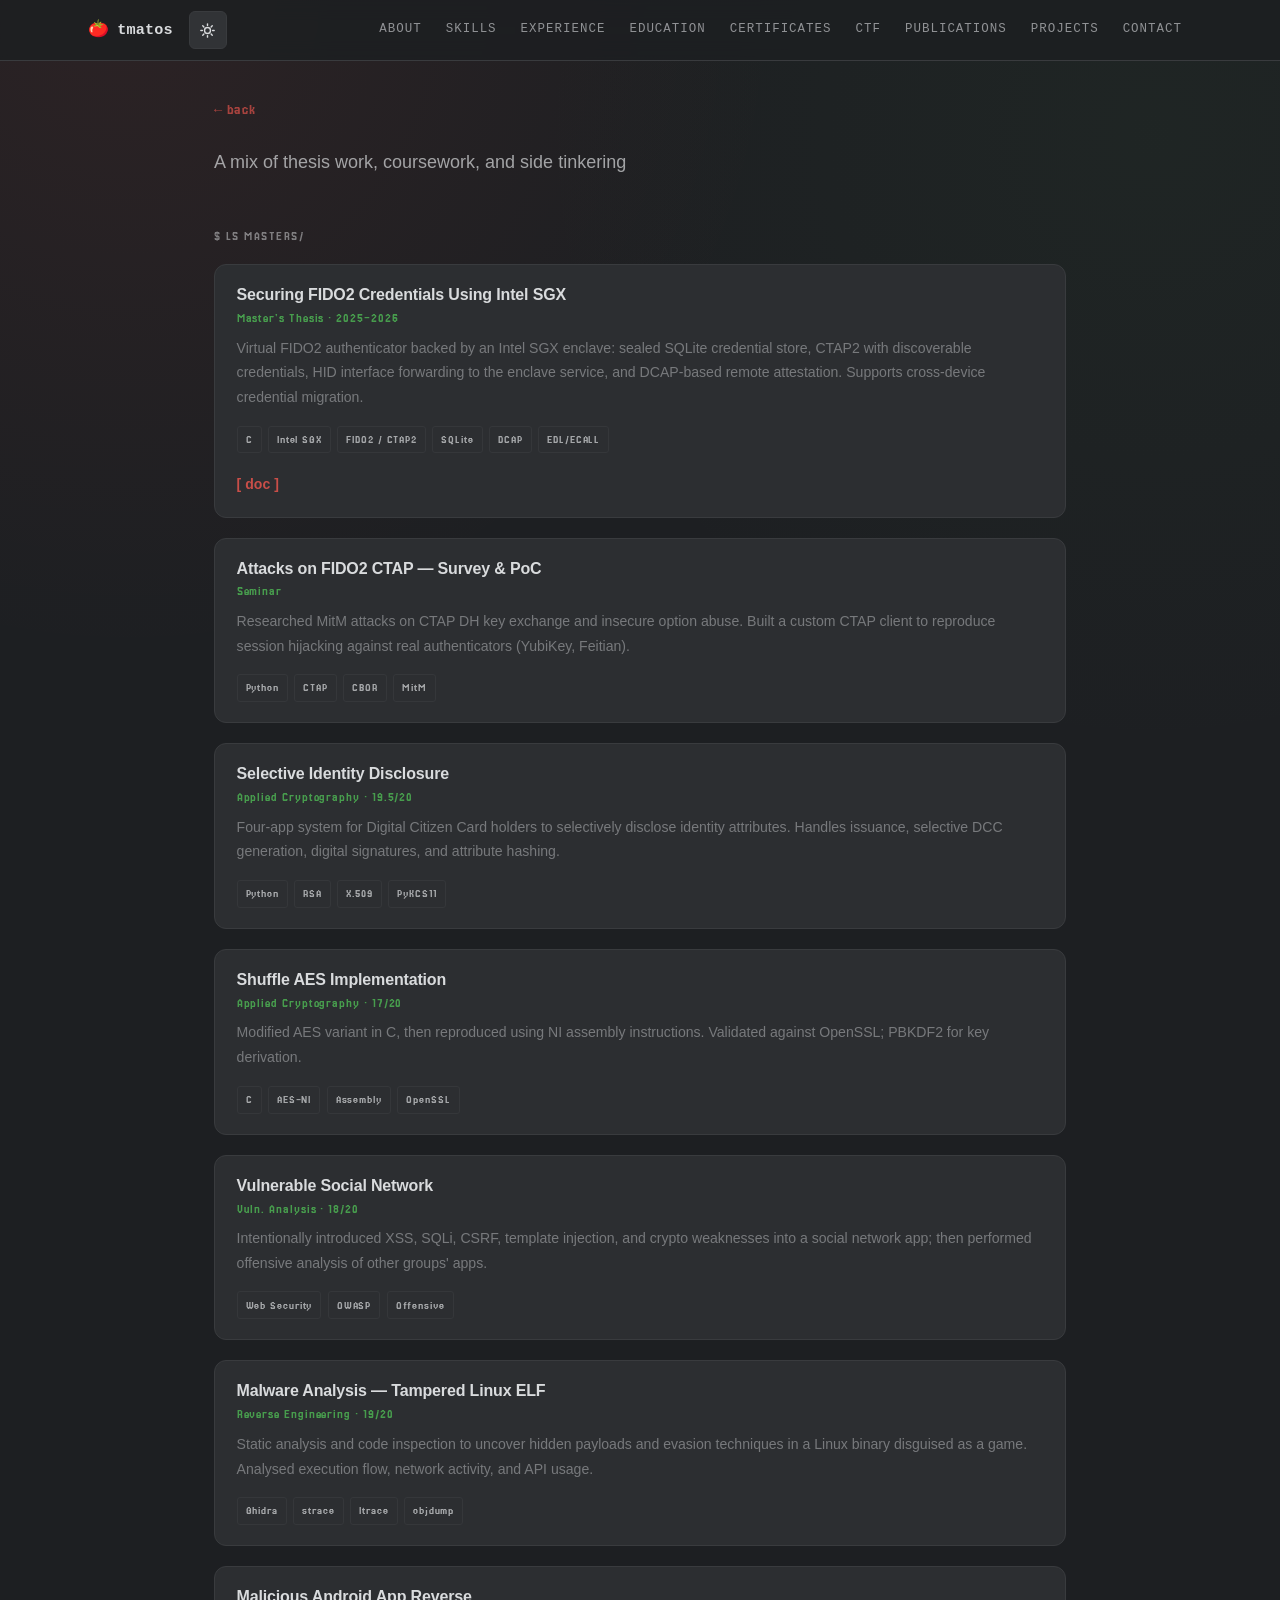
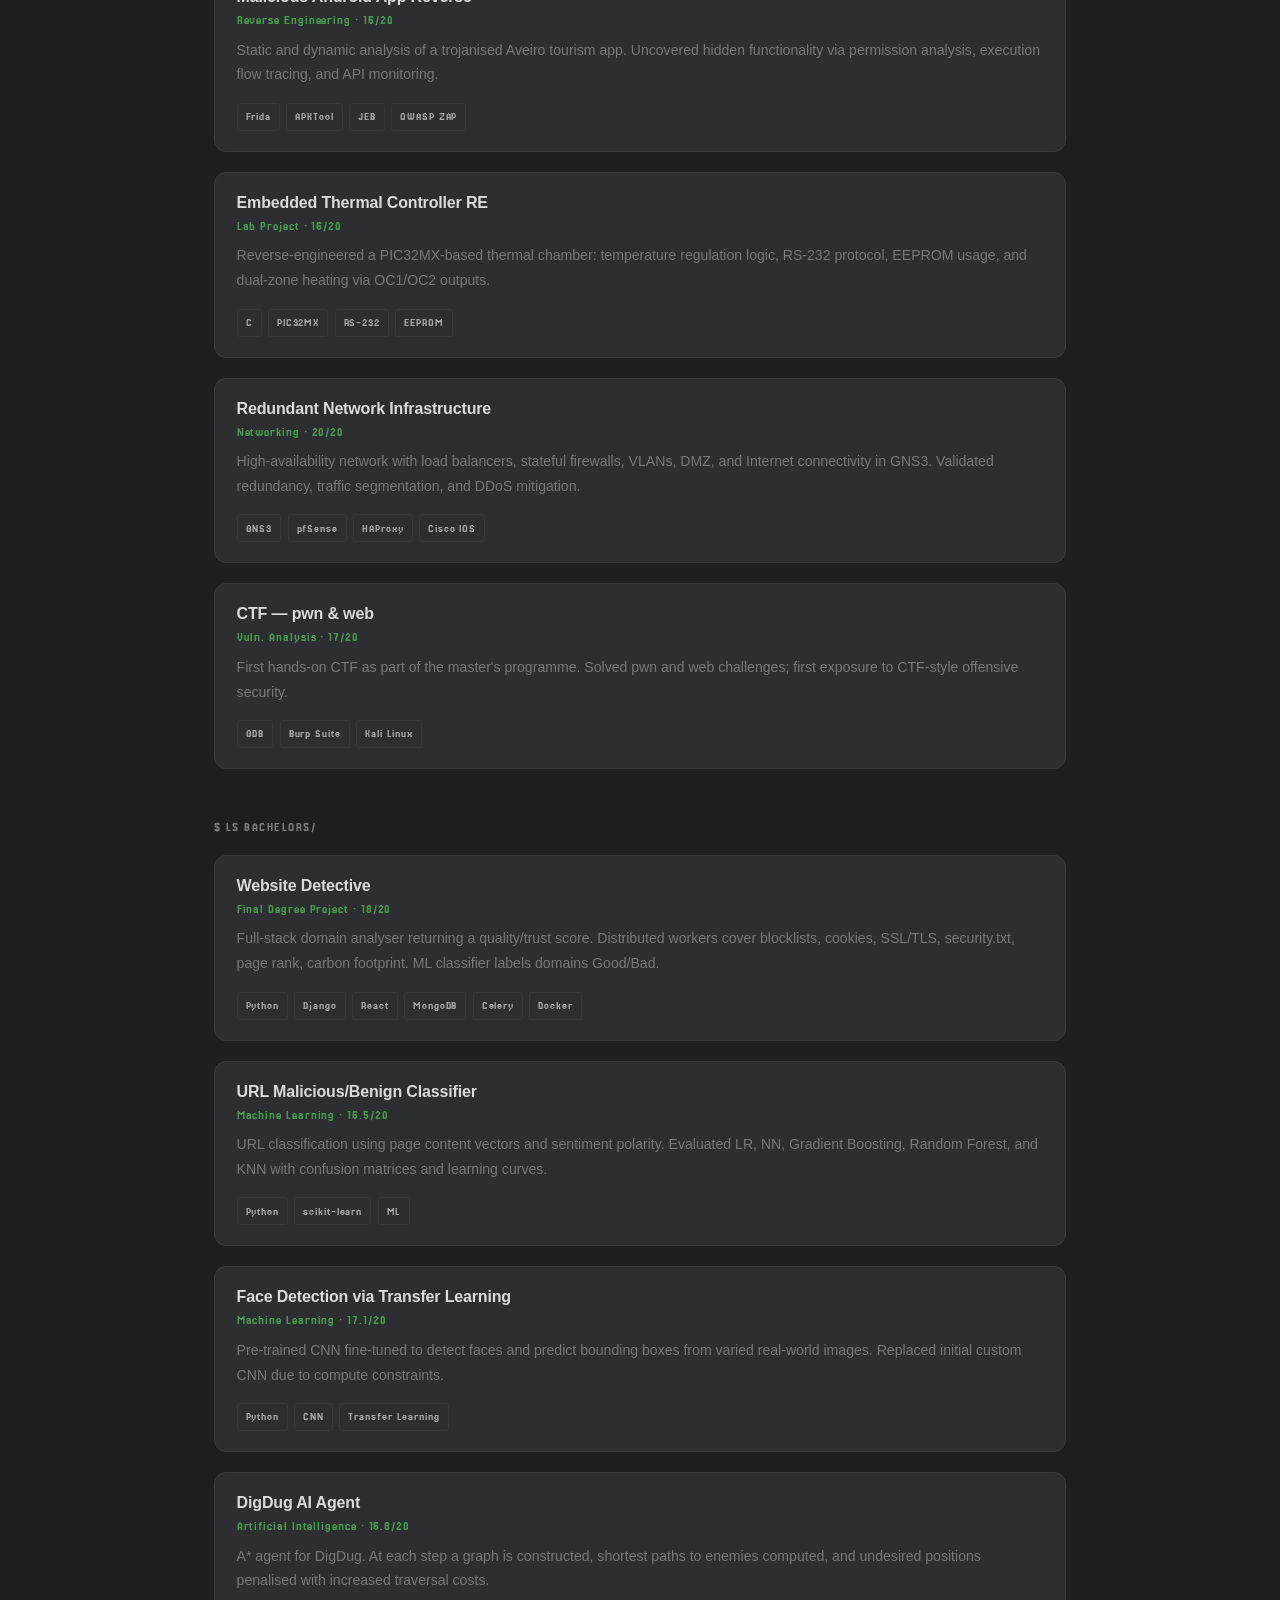
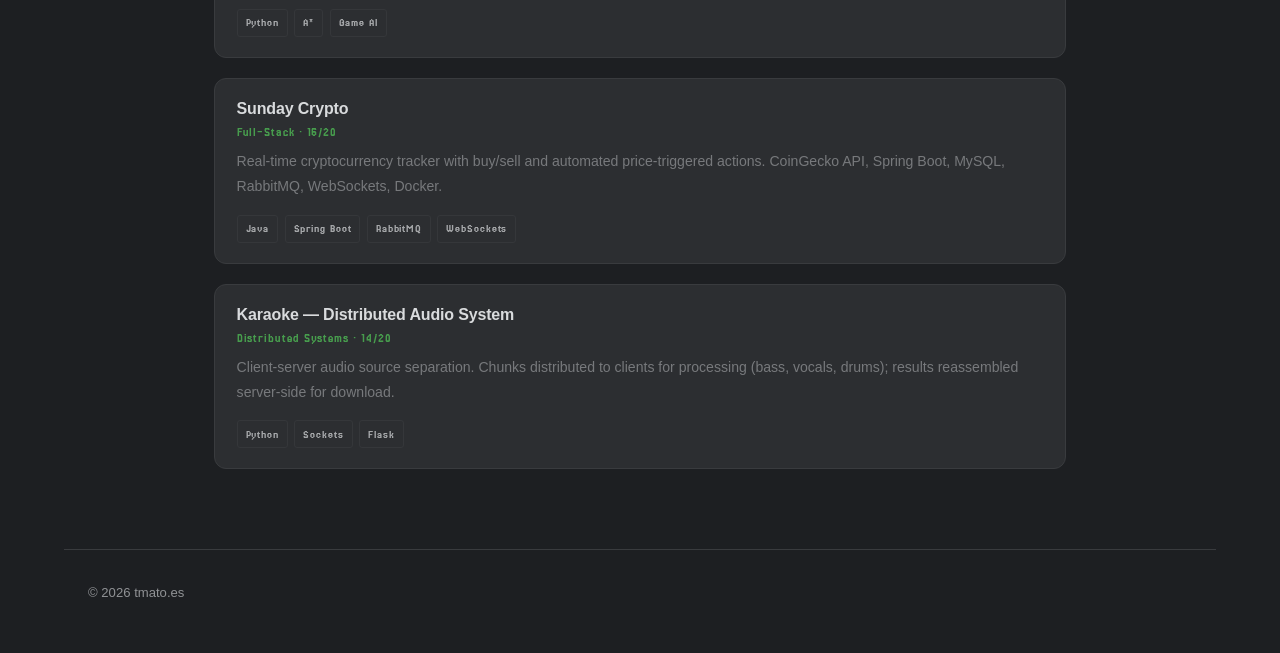
<file: projects.html>
<!DOCTYPE html>
<html lang="en">
<head>
  <meta charset="UTF-8" />
  <meta name="viewport" content="width=device-width, initial-scale=1.0" />
  <title>Projects · tmato.es</title>
  <meta name="description" content="Projects by Tomás Matos — SGX/FIDO2, reverse engineering, cryptography, CTF." />
  <meta name="theme-color" content="#2e2e33" />

  <link rel="icon" type="image/png" href="assets/favicon.png" />
  <link rel="preconnect" href="https://fonts.googleapis.com" />
  <link rel="preconnect" href="https://fonts.gstatic.com" crossorigin />
  <link href="https://fonts.googleapis.com/css2?family=Jersey+25&family=Playfair+Display:ital,wght@0,600;0,700;1,600;1,700&display=swap" rel="stylesheet" />
  <link rel="stylesheet" href="assets/css/style.css?v=4" />

  <script>
    (function () {
      try {
        var t = localStorage.getItem("theme");
        if (t === "light") document.documentElement.setAttribute("data-theme", "light");
      } catch (e) {}
    })();
  </script>

  <style>
    /* ── page-level overrides ── */
    .projects-hero {
      padding: 2rem 1.5rem 0rem;
      max-width: 900px;
      margin: 0 auto;
    }
    .projects-hero .eyebrow {
      display: block;
      margin-bottom: 0.5rem;
    }
    .projects-hero h1 {
      font-family: 'Playfair Display', serif;
      font-size: clamp(2rem, 5vw, 3.5rem);
      font-weight: 700;
      margin: 0 0 1rem;
      line-height: 1.1;
    }
    .projects-hero p {
      max-width: 60ch;
      opacity: 0.7;
      margin: 0;
    }

    /* ── category label ── */
    .proj-category {
      font-family: 'Jersey 25', monospace;
      font-size: 0.78rem;
      letter-spacing: 0.12em;
      text-transform: uppercase;
      opacity: 0.5;
      margin: 3rem 0 1rem;
    }

    /* ── grid tightening for this page ── */
    .proj-grid {
      display: grid;
      grid-template-columns: 1fr;
      gap: 1.25rem;
    }
    /* ── tag badges ── */
    .proj-tags {
      display: flex;
      flex-wrap: wrap;
      gap: 0.4rem;
      margin-top: auto;
      padding-top: 1rem;
    }
    .proj-tags span {
      font-family: 'Jersey 25', monospace;
      font-size: 0.7rem;
      letter-spacing: 0.08em;
      padding: 0.2rem 0.5rem;
      border: 1px solid var(--border, rgba(255,255,255,0.12));
      border-radius: 3px;
      opacity: 0.7;
    }

    /* ── card flex column so tags stick to bottom ── */
    .pcard {
      display: flex;
      flex-direction: column;
    }
    .pcard p {
      margin: 0.4rem 0 0;
      font-size: 0.88rem;
      opacity: 0.75;
      flex: 1;
    }
    .pcard h3 {
      margin: 0;
      font-size: 1rem;
      line-height: 1.3;
    }

    /* grade pill */
    .grade {
      font-family: 'Jersey 25', monospace;
      font-size: 0.72rem;
      letter-spacing: 0.08em;
      color: var(--accent, #e0533a);
      margin-top: 0.2rem;
      display: block;
    }

    /* CTF placement highlight reuse */
    .hl { color: var(--accent, #e0533a); font-weight: 600; }

    /* back link */
    .back-link {
      display: inline-flex;
      align-items: center;
      gap: 0.4rem;
      font-family: 'Jersey 25', monospace;
      font-size: 0.85rem;
      letter-spacing: 0.08em;
      opacity: 0.6;
      text-decoration: none;
      transition: opacity 0.15s;
      margin-bottom: 1.5rem;
    }
    .back-link:hover { opacity: 1; }
  </style>
</head>
<body>
  <!-- ── NAVBAR ── -->
  <header class="nav" id="top">
    <div class="nav__inner">
      <a href="index.html" class="nav__brand"><span class="nav__tom">🍅</span>tmatos</a>
      <div class="nav__actions">
        <button class="theme-toggle" id="themeToggle" type="button" aria-label="Toggle light or dark theme">
          <svg class="theme-toggle__sun" viewBox="0 0 24 24" width="17" height="17" fill="none"
               stroke="currentColor" stroke-width="2" stroke-linecap="round" aria-hidden="true">
            <circle cx="12" cy="12" r="4.2"/>
            <path d="M12 2.6v2.2M12 19.2v2.2M2.6 12h2.2M19.2 12h2.2M5.3 5.3l1.6 1.6M17.1 17.1l1.6 1.6M18.7 5.3l-1.6 1.6M6.9 17.1l-1.6 1.6"/>
          </svg>
          <svg class="theme-toggle__moon" viewBox="0 0 24 24" width="17" height="17" fill="none"
               stroke="currentColor" stroke-width="2" stroke-linecap="round" stroke-linejoin="round" aria-hidden="true">
            <path d="M20.5 14.2A8.4 8.4 0 0 1 9.8 3.5a8.4 8.4 0 1 0 10.7 10.7z"/>
          </svg>
        </button>
        <button class="nav__toggle" id="navToggle" aria-label="Toggle navigation" aria-expanded="false">
          <span></span><span></span><span></span>
        </button>
      </div>
      <nav class="nav__links" id="navLinks">
        <a href="index.html#about">ABOUT</a>
        <a href="index.html#skills">SKILLS</a>
        <a href="index.html#experience">EXPERIENCE</a>
        <a href="index.html#education">EDUCATION</a>
        <a href="index.html#certificates">CERTIFICATES</a>
        <a href="index.html#ctf">CTF</a>
        <a href="index.html#publications">PUBLICATIONS</a>
        <a href="projects.html">PROJECTS</a>
        <a href="index.html#contact">CONTACT</a>
      </nav>
    </div>
  </header>

  <main>
    <div class="projects-hero">
      <a href="index.html" class="back-link">← back</a>
      <!-- <span class="eyebrow">$ git log --all --projects</span> -->
      <!-- <h1>Projects</h1> -->
      <p>A mix of thesis work, coursework, and side tinkering</p>
    </div>

    <div style="max-width:900px; margin:0 auto; padding: 0 1.5rem 5rem;">

      <!-- ── MASTER'S ── -->
      <p class="proj-category">$ ls masters/</p>
      <div class="proj-grid">

        <article class="card pcard">
          <h3>Securing FIDO2 Credentials Using Intel SGX</h3>
          <span class="grade">Master's Thesis · 2025–2026</span>
          <p>Virtual FIDO2 authenticator backed by an Intel SGX enclave: sealed SQLite credential store, CTAP2 with discoverable credentials, HID interface forwarding to the enclave service, and DCAP-based remote attestation. Supports cross-device credential migration.</p>
          <div class="proj-tags">
            <span>C</span><span>Intel SGX</span><span>FIDO2 / CTAP2</span><span>SQLite</span><span>DCAP</span><span>EDL/ECALL</span>
          </div>
          <p class="card__links" style="padding-top:0.75rem;"><a href="assets/docs/thesis.pdf" target="_blank" rel="noopener">[ doc ]</a></p>
        </article>

        <article class="card pcard">
          <h3>Attacks on FIDO2 CTAP — Survey & PoC</h3>
          <span class="grade">Seminar</span>
          <p>Researched MitM attacks on CTAP DH key exchange and insecure option abuse. Built a custom CTAP client to reproduce session hijacking against real authenticators (YubiKey, Feitian).</p>
          <div class="proj-tags"><span>Python</span><span>CTAP</span><span>CBOR</span><span>MitM</span></div>
        </article>



        <article class="card pcard">
          <h3>Selective Identity Disclosure</h3>
          <span class="grade">Applied Cryptography · 19.5/20</span>
          <p>Four-app system for Digital Citizen Card holders to selectively disclose identity attributes. Handles issuance, selective DCC generation, digital signatures, and attribute hashing.</p>
          <div class="proj-tags"><span>Python</span><span>RSA</span><span>X.509</span><span>PyKCS11</span></div>
        </article>

        <article class="card pcard">
          <h3>Shuffle AES Implementation</h3>
          <span class="grade">Applied Cryptography · 17/20</span>
          <p>Modified AES variant in C, then reproduced using NI assembly instructions. Validated against OpenSSL; PBKDF2 for key derivation.</p>
          <div class="proj-tags"><span>C</span><span>AES-NI</span><span>Assembly</span><span>OpenSSL</span></div>
        </article>

        <article class="card pcard">
          <h3>Vulnerable Social Network</h3>
          <span class="grade">Vuln. Analysis · 18/20</span>
          <p>Intentionally introduced XSS, SQLi, CSRF, template injection, and crypto weaknesses into a social network app; then performed offensive analysis of other groups' apps.</p>
          <div class="proj-tags"><span>Web Security</span><span>OWASP</span><span>Offensive</span></div>
        </article>

        <article class="card pcard">
          <h3>Malware Analysis — Tampered Linux ELF</h3>
          <span class="grade">Reverse Engineering · 19/20</span>
          <p>Static analysis and code inspection to uncover hidden payloads and evasion techniques in a Linux binary disguised as a game. Analysed execution flow, network activity, and API usage.</p>
          <div class="proj-tags"><span>Ghidra</span><span>strace</span><span>ltrace</span><span>objdump</span></div>
        </article>

        <article class="card pcard">
          <h3>Malicious Android App Reverse</h3>
          <span class="grade">Reverse Engineering · 16/20</span>
          <p>Static and dynamic analysis of a trojanised Aveiro tourism app. Uncovered hidden functionality via permission analysis, execution flow tracing, and API monitoring.</p>
          <div class="proj-tags"><span>Frida</span><span>APKTool</span><span>JEB</span><span>OWASP ZAP</span></div>
        </article>

        <article class="card pcard">
          <h3>Embedded Thermal Controller RE</h3>
          <span class="grade">Lab Project · 16/20</span>
          <p>Reverse-engineered a PIC32MX-based thermal chamber: temperature regulation logic, RS-232 protocol, EEPROM usage, and dual-zone heating via OC1/OC2 outputs.</p>
          <div class="proj-tags"><span>C</span><span>PIC32MX</span><span>RS-232</span><span>EEPROM</span></div>
        </article>

        <article class="card pcard">
          <h3>Redundant Network Infrastructure</h3>
          <span class="grade">Networking · 20/20</span>
          <p>High-availability network with load balancers, stateful firewalls, VLANs, DMZ, and Internet connectivity in GNS3. Validated redundancy, traffic segmentation, and DDoS mitigation.</p>
          <div class="proj-tags"><span>GNS3</span><span>pfSense</span><span>HAProxy</span><span>Cisco IOS</span></div>
        </article>

        <article class="card pcard">
          <h3>CTF — pwn &amp; web</h3>
          <span class="grade">Vuln. Analysis · 17/20</span>
          <p>First hands-on CTF as part of the master's programme. Solved pwn and web challenges; first exposure to CTF-style offensive security.</p>
          <div class="proj-tags"><span>GDB</span><span>Burp Suite</span><span>Kali Linux</span></div>
        </article>

      </div>

      <!-- ── BACHELOR'S ── -->
      <p class="proj-category">$ ls bachelors/</p>
      <div class="proj-grid">

        <article class="card pcard">
          <h3>Website Detective</h3>
          <span class="grade">Final Degree Project · 18/20</span>
          <p>Full-stack domain analyser returning a quality/trust score. Distributed workers cover blocklists, cookies, SSL/TLS, security.txt, page rank, carbon footprint. ML classifier labels domains Good/Bad.</p>
          <div class="proj-tags"><span>Python</span><span>Django</span><span>React</span><span>MongoDB</span><span>Celery</span><span>Docker</span></div>
        </article>

        <article class="card pcard">
          <h3>URL Malicious/Benign Classifier</h3>
          <span class="grade">Machine Learning · 16.5/20</span>
          <p>URL classification using page content vectors and sentiment polarity. Evaluated LR, NN, Gradient Boosting, Random Forest, and KNN with confusion matrices and learning curves.</p>
          <div class="proj-tags"><span>Python</span><span>scikit-learn</span><span>ML</span></div>
        </article>

        <article class="card pcard">
          <h3>Face Detection via Transfer Learning</h3>
          <span class="grade">Machine Learning · 17.1/20</span>
          <p>Pre-trained CNN fine-tuned to detect faces and predict bounding boxes from varied real-world images. Replaced initial custom CNN due to compute constraints.</p>
          <div class="proj-tags"><span>Python</span><span>CNN</span><span>Transfer Learning</span></div>
        </article>

        <article class="card pcard">
          <h3>DigDug AI Agent</h3>
          <span class="grade">Artificial Intelligence · 16.8/20</span>
          <p>A* agent for DigDug. At each step a graph is constructed, shortest paths to enemies computed, and undesired positions penalised with increased traversal costs.</p>
          <div class="proj-tags"><span>Python</span><span>A*</span><span>Game AI</span></div>
        </article>

        <article class="card pcard">
          <h3>Sunday Crypto</h3>
          <span class="grade">Full-Stack · 16/20</span>
          <p>Real-time cryptocurrency tracker with buy/sell and automated price-triggered actions. CoinGecko API, Spring Boot, MySQL, RabbitMQ, WebSockets, Docker.</p>
          <div class="proj-tags"><span>Java</span><span>Spring Boot</span><span>RabbitMQ</span><span>WebSockets</span></div>
        </article>

        <article class="card pcard">
          <h3>Karaoke — Distributed Audio System</h3>
          <span class="grade">Distributed Systems · 14/20</span>
          <p>Client-server audio source separation. Chunks distributed to clients for processing (bass, vocals, drums); results reassembled server-side for download.</p>
          <div class="proj-tags"><span>Python</span><span>Sockets</span><span>Flask</span></div>
        </article>

      </div>

      <!-- ── CTF HIGHLIGHTS ── -->
      <!-- <p class="proj-category">$ ls ctf/</p>
      <div class="proj-grid">

        <article class="card pcard">
          <h3>SALT CTF</h3>
          <span class="grade"><span class="hl">Organizer &amp; Challenge Author</span> · NUAC · May 2026</span>
          <p>Authored Crypto, OSINT, and Reverse Engineering challenges for the on-site SALT CTF organised by the University of Aveiro cybersecurity club.</p>
          <div class="proj-tags"><span>Challenge Design</span><span>Crypto</span><span>Reversing</span><span>OSINT</span></div>
        </article>

        <article class="card pcard">
          <h3>HACKDAY.FR Finals</h3>
          <span class="grade"><span class="hl">13th place</span> · ESIEE Paris · 2025</span>
          <p>International on-site finals at ESIEE, Paris. Competed as part of the NUAC team across a full-day competition.</p>
          <div class="proj-tags"><span>On-site</span><span>International</span></div>
        </article>

        <article class="card pcard">
          <h3>BSides Porto</h3>
          <span class="grade"><span class="hl">5th place</span> · ISEP Porto · 2025</span>
          <p>On-site CTF at the BSides Porto security conference. Top-5 finish competing against professional teams.</p>
          <div class="proj-tags"><span>On-site</span><span>Mixed categories</span></div>
        </article>

        <article class="card pcard">
          <h3>ACM &amp; xSTF</h3>
          <span class="grade"><span class="hl">3rd place 🥉</span> · FEUP Porto · 2025</span>
          <p>On-site CTF at FEUP. Bronze finish in a competitive field of university and professional teams.</p>
          <div class="proj-tags"><span>On-site</span><span>Mixed categories</span></div>
        </article>

      </div>

    </div> -->
  </main>

  <footer class="footer">
    <span>&copy; <span id="year"></span> tmato.es</span>
  </footer>

  <script src="assets/js/main.js"></script>
</body>
</html>
</file>
<file: assets/css/style.css>
/* ============================================================
   tmato.es — "Tomato" design system (ported from Lovable / Tailwind v4)
   Plain CSS, no build step. Same OKLCH tokens Lovable gave you.
   ============================================================ */
:root {
  --radius: 0.5rem;
  --radius-sm: calc(var(--radius) - 4px);
  --radius-md: calc(var(--radius) - 2px);
  --radius-lg: var(--radius);
  --radius-xl: calc(var(--radius) + 4px);

  /* brand */
  --tomato:       oklch(0.65 0.20 27);
  --tomato-deep:  oklch(0.52 0.18 27);
  --leaf:         oklch(0.62 0.14 145);
  --cream:        oklch(0.24 0.005 250);
  --ink:          oklch(0.90 0.01 90);

  /* pengrey-inspired dark palette */
  --background:          oklch(0.24 0.005 250);
  --foreground:          oklch(0.89 0.003 250);
  --card:                oklch(0.30 0.006 260);
  --card-foreground:     oklch(0.89 0.003 250);
  --primary:             oklch(0.68 0.20 27);
  --primary-foreground:  oklch(0.16 0.005 250);
  --secondary:           oklch(0.32 0.006 260);
  --muted:               oklch(0.30 0.006 260);
  --muted-foreground:    oklch(0.66 0.005 250);
  --accent:              oklch(0.62 0.14 145);
  --accent-foreground:   oklch(0.16 0.005 250);
  --destructive:         oklch(0.60 0.24 27);
  --border:              oklch(0.35 0.006 260);
  --ring:                oklch(0.68 0.20 27);

  --font-mono: ui-monospace, SFMono-Regular, Menlo, Monaco, Consolas, monospace;
  --font-sans: -apple-system, BlinkMacSystemFont, "Segoe UI", Roboto, Oxygen,
               Ubuntu, Cantarell, "Open Sans", "Helvetica Neue", sans-serif;
  --font-display: "Playfair Display", Georgia, "Times New Roman", serif;
  --font-pixel: "Jersey 25", ui-monospace, monospace;

  --cream-card: oklch(0.95 0.02 85);   /* warm off-white specimen card */
  --cream-ink:  oklch(0.45 0.03 60);   /* muted caption text on cream    */

  --nav-h: 60px;
  --maxw: 72rem;
}

* { box-sizing: border-box; border-color: var(--border); }

html { scroll-behavior: smooth; scroll-padding-top: var(--nav-h); }

body {
  margin: 0;
  background-color: var(--background);
  color: var(--foreground);
  font-family: var(--font-sans);
  font-size: 18px; /* Increased base size from 16px */
  line-height: 1.75;
  -webkit-font-smoothing: antialiased;
  background-image:
    radial-gradient(circle at 10% 0%,  oklch(0.65 0.20 27 / 0.07), transparent 45%),
    radial-gradient(circle at 90% 15%, oklch(0.62 0.14 145 / 0.05), transparent 45%);
  background-attachment: fixed;
}

a { color: var(--primary); text-decoration: none; transition: color .15s ease; }
a:hover { color: var(--tomato-deep); }
::selection { background: var(--primary); color: var(--primary-foreground); }

.container { max-width: var(--maxw); margin-inline: auto; padding-inline: 1.5rem; }

/* ─────────────────────────── NAVBAR ─────────────────────────── */
.nav {
  position: sticky; top: 0; z-index: 50;
  background: color-mix(in oklch, var(--background) 85%, transparent);
  backdrop-filter: blur(10px);
  border-bottom: 1px solid var(--border);
}
.nav__inner {
  max-width: var(--maxw); margin: 0 auto; height: var(--nav-h);
  padding: 0 1.5rem;
  display: flex; align-items: center; justify-content: space-between; gap: 16px;
}
.nav__brand {
  color: var(--foreground); font-family: var(--font-mono);
  font-weight: 700; font-size: 0.95rem;
  letter-spacing: .01em; white-space: nowrap;
  display: inline-flex; align-items: center; gap: 8px;
}
.nav__brand:hover { color: var(--foreground); }
.nav__tom { font-size: 1.05rem; line-height: 1; }
.nav__links { display: flex; gap: 4px; flex-wrap: wrap; }
.nav__links a {
  color: var(--muted-foreground); font-family: var(--font-mono);
  font-size: 0.78rem; font-weight: 400; letter-spacing: .08em;
  padding: 6px 10px; border-radius: var(--radius-md);
}
.nav__links a:hover { color: var(--foreground); background: var(--secondary); }
.nav__links a.active { color: var(--tomato); }

.nav__toggle {
  display: none; flex-direction: column; justify-content: center; gap: 5px;
  width: 38px; height: 38px; background: var(--secondary);
  border: 1px solid var(--border); border-radius: var(--radius-md); cursor: pointer;
}
.nav__toggle span {
  display: block; height: 2px; width: 18px; margin: 0 auto;
  background: var(--foreground); border-radius: 2px;
}

/* ─────────────────────────── HERO ─────────────────────────── */
.hero {
  max-width: var(--maxw); margin: 0 auto;
  padding: 4.5rem 1.5rem 3.5rem;
  display: grid; grid-template-columns: 1.05fr 0.95fr;
  gap: 3rem; align-items: center;
}
.hero__wordmark {
  font-family: var(--font-pixel);
  color: var(--tomato);
  font-size: clamp(3.5rem, 9vw, 6.5rem);
  line-height: 0.8; letter-spacing: .02em;
  text-shadow: 3px 3px 0 var(--tomato-deep);
  margin-bottom: .5rem;
}
.hero__name {
  font-family: var(--font-display);
  font-weight: 700;
  font-size: clamp(2.4rem, 5.5vw, 4.2rem);
  line-height: 1.02; letter-spacing: -0.01em;
  color: var(--foreground); margin: 0 0 1.1rem;
}
.hero__name em { font-style: italic; font-weight: 600; color: var(--tomato); }
.hero__dot { color: var(--muted-foreground); }
.hero__tag {
  color: var(--muted-foreground);
  font-size: 1.05rem; line-height: 1.6;
  max-width: 44ch; margin: 0 0 1.9rem;
}
.hero__links { display: flex; gap: 12px; flex-wrap: wrap; }

.btn-pill {
  font-family: var(--font-mono); font-size: .78rem;
  letter-spacing: .08em; padding: 10px 18px;
  border: 1px solid var(--border); border-radius: 999px;
  color: var(--foreground);
  background: color-mix(in oklch, var(--card) 55%, transparent);
  transition: border-color .15s ease, color .15s ease, transform .15s ease;
}
.btn-pill:hover { border-color: var(--tomato); color: var(--tomato); transform: translateY(-1px); }

/* cream specimen card */
.hero__card {
  margin: 0; background: var(--cream-card);
  border-radius: var(--radius-xl); padding: 1.25rem 1.25rem 0;
  box-shadow: 0 30px 90px -35px oklch(0.65 0.20 27 / .45),
              0 0 0 1px oklch(0.65 0.20 27 / .10);
  overflow: hidden;
}
.hero__gif {
  display: block; width: 100%; max-width: 560px;
  height: auto; margin: 0 auto;
  background: transparent; border: 0;
  border-radius: var(--radius-lg);
}
.hero__cap {
  display: flex; justify-content: space-between; gap: 12px;
  font-family: var(--font-mono); font-size: .68rem;
  letter-spacing: .1em; color: var(--cream-ink);
  padding: .85rem .25rem 1.1rem;
}

/* ─────────────────────────── SECTIONS ─────────────────────────── */
/* .section {
  max-width: var(--maxw); margin: 0 auto;
  padding: 3.5rem 1.5rem;
  border-top: 1px solid var(--border);
} */
.section {
  max-width: var(--maxw);
  margin: 0 auto;
  min-height: 85vh; /* Takes up 85% of the screen height */
  padding: 4rem 1.5rem;
  border-top: 1px solid var(--border);
  
  /* Flexbox centers section content vertically if it doesn't fill the full height */
  display: flex;
  flex-direction: column;
  justify-content: center;
}
.section__head { margin-bottom: 1.75rem; }
.eyebrow {
  display: inline-block; font-family: var(--font-mono);
  font-size: .9rem; color: var(--tomato);
  letter-spacing: .02em; margin-bottom: .35rem;
}
.section__title {
  font-size: clamp(1.8rem, 4vw, 2.6rem); font-weight: 700;
  letter-spacing: -0.02em; margin: 0; color: var(--foreground);
}
.section__lead {font-size: 1.15rem; color: var(--muted-foreground); margin: 0 0 1.75rem; max-width: 68ch; }
.section p { max-width: 72ch; }

.hl { color: var(--leaf); font-weight: 500; }
code, .mono { font-family: var(--font-mono); color: var(--tomato); font-size: .92em; }
.about p {
  text-align: justify;
}
/* about stats */
.stats { list-style: none; padding: 0; margin: 1.75rem 0 0; display: flex; flex-wrap: wrap; gap: 14px; }
.stats li {
  flex: 1 1 180px; background: var(--card);
  border: 1px solid var(--border); border-radius: var(--radius-lg);
  padding: 1rem 1.1rem; position: relative; overflow: hidden;
}
.stats li::before {
  content: ""; position: absolute; left: 0; top: 0; bottom: 0; width: 3px;
  background: var(--tomato);
}
.stats strong { display: block; color: var(--foreground); font-size: 1rem; }
.stats span { color: var(--muted-foreground); font-size: .8rem; }

/* grids */
.grid { display: grid; gap: 1rem; }
.grid--2 { grid-template-columns: repeat(2, 1fr); }
.grid--3 { grid-template-columns: repeat(3, 1fr); }

/* cards */
.card {
  background: var(--card); border: 1px solid var(--border);
  border-radius: var(--radius-xl); padding: 1.25rem 1.35rem;
  transition: border-color .15s ease, transform .15s ease, box-shadow .15s ease;
}
.card:hover {
  border-color: var(--tomato);
  transform: translateY(-3px);
  box-shadow: 0 16px 40px -24px oklch(0.65 0.20 27 / .5);
}
.card h3 { margin: 0 0 .75rem; font-size: 1rem; color: var(--foreground); font-weight: 700; letter-spacing: -0.01em; }
.card ul { margin: 0; padding-left: 1.1rem; }
.card ul li { margin: .25rem 0; color: var(--muted-foreground); }
.card p { margin: 0 0 .5rem; color: var(--muted-foreground); }
.card__sub { color: var(--foreground); font-weight: 500; }
.card__date, .card__meta { color: var(--muted-foreground); font-size: .82rem; }
.card__links a { font-weight: 600; font-size: .88rem; }
.card--ghost { border-style: dashed; opacity: .9; }

/* tag lists (tools) */
.tags { list-style: none; padding: 0; margin: 0; display: flex; flex-wrap: wrap; gap: 8px; }
.tags li {
  background: var(--secondary); border: 1px solid var(--border);
  border-radius: 999px; padding: 4px 12px; font-size: .82rem;
  color: var(--foreground); font-family: var(--font-mono);
}

/* timeline */
.timeline { display: flex; flex-direction: column; gap: 1rem; }
.tl {
  background: var(--card); border: 1px solid var(--border);
  border-radius: var(--radius-xl); padding: 1.25rem 1.35rem;
  position: relative; overflow: hidden;
}
.tl::before { content: ""; position: absolute; left: 0; top: 0; bottom: 0; width: 3px; background: var(--leaf); }
.tl__meta { display: flex; flex-wrap: wrap; gap: 4px 16px; margin-bottom: .5rem; align-items: baseline; }
.tl__role { color: var(--tomato); font-weight: 700; }
.tl__where { color: var(--foreground); }
.tl__date { color: var(--muted-foreground); font-size: .82rem; margin-left: auto; }
.tl p { margin: 0; color: var(--muted-foreground); }
.tl ul { margin: .6rem 0 0; padding-left: 1.1rem; }
.tl ul li { color: var(--muted-foreground); margin: .25rem 0; }

/* contact */
.contact__links { display: flex; gap: 12px; flex-wrap: wrap; margin-top: 1.25rem; }

/* ─────────────────────────── FOOTER ─────────────────────────── */
.footer {
  max-width: var(--maxw); margin: 0 auto;
  padding: 2rem 1.5rem 3rem; border-top: 1px solid var(--border);
  display: flex; justify-content: space-between; flex-wrap: wrap; gap: 8px;
  color: var(--muted-foreground); font-size: .82rem;
}

/* ─────────────────────────── RESPONSIVE ─────────────────────────── */
@media (max-width: 820px) {
  .grid--3 { grid-template-columns: repeat(2, 1fr); }
  .hero { grid-template-columns: 1fr; gap: 2rem; text-align: left; padding-top: 3rem; }
  .hero__card { max-width: 420px; }
}
@media (max-width: 640px) {
  .grid--2, .grid--3 { grid-template-columns: 1fr; }
  .nav__toggle { display: flex; }
  .nav__links {
    position: absolute; top: var(--nav-h); left: 0; right: 0;
    flex-direction: column; gap: 0; background: var(--background);
    border-bottom: 1px solid var(--border);
    max-height: 0; overflow: hidden; transition: max-height .25s ease;
  }
  .nav__links.open { max-height: 460px; }
  .nav__links a { padding: 14px 1.5rem; border-top: 1px solid var(--border); border-radius: 0; width: 100%; }
  .tl__date { margin-left: 0; }
}

:focus-visible { outline: 2px solid var(--ring); outline-offset: 2px; }
@media (prefers-reduced-motion: reduce) {
  html { scroll-behavior: auto; }
  .card:hover, .btn-pill:hover { transform: none; }
}
/* ============================================================
   LIGHT THEME + THEME TOGGLE
   Dark stays the default; light applies via <html data-theme="light">
   ============================================================ */
:root[data-theme="light"] {
  --background:          oklch(0.97 0.012 85);   /* warm cream        */
  --foreground:          oklch(0.26 0.010 250);
  --card:                oklch(0.995 0.004 85);  /* near-white        */
  --card-foreground:     oklch(0.26 0.010 250);
  --primary:             oklch(0.55 0.20 27);    /* deeper for contrast */
  --primary-foreground:  oklch(0.99 0.003 85);
  --secondary:           oklch(0.93 0.012 85);
  --muted:               oklch(0.93 0.012 85);
  --muted-foreground:    oklch(0.48 0.012 250);
  --accent:              oklch(0.52 0.14 145);
  --accent-foreground:   oklch(0.99 0.003 85);
  --destructive:         oklch(0.52 0.22 27);
  --border:              oklch(0.87 0.012 85);
  --ring:                oklch(0.55 0.20 27);

  --tomato:      oklch(0.58 0.21 27);
  --tomato-deep: oklch(0.47 0.18 27);
  --leaf:        oklch(0.50 0.14 145);

  --cream-card:  oklch(0.99 0.008 85);
  --cream-ink:   oklch(0.45 0.030 60);
}

/* softer glows on light */
:root[data-theme="light"] body {
  background-image:
    radial-gradient(circle at 10% 0%,  oklch(0.65 0.20 27 / 0.10), transparent 45%),
    radial-gradient(circle at 90% 15%, oklch(0.62 0.14 145 / 0.07), transparent 45%);
}

/* keep the specimen card readable on a light page */
:root[data-theme="light"] .hero__card {
  box-shadow: 0 24px 60px -30px oklch(0.55 0.20 27 / .35),
              0 0 0 1px oklch(0.55 0.20 27 / .14);
}

body { transition: background-color .2s ease, color .2s ease; }

/* nav layout: links right, actions far right */
.nav__links { margin-left: auto; }
.nav__actions { display: flex; align-items: center; gap: 10px; }

.theme-toggle {
  display: inline-flex; align-items: center; justify-content: center;
  width: 38px; height: 38px; padding: 0;
  background: var(--secondary); color: var(--foreground);
  border: 1px solid var(--border); border-radius: var(--radius-md);
  cursor: pointer;
  transition: border-color .15s ease, color .15s ease;
}
.theme-toggle:hover { border-color: var(--tomato); color: var(--tomato); }

/* dark theme → offer the sun; light theme → offer the moon */
.theme-toggle__moon { display: none; }
:root[data-theme="light"] .theme-toggle__sun  { display: none; }
:root[data-theme="light"] .theme-toggle__moon { display: block; }

@media (prefers-reduced-motion: reduce) {
  body { transition: none; }
}

/* Styling for embedded PDF iframes */
.cert-preview {
  width: 100%;
  border: 1px solid #333;
  border-radius: 4px;
  overflow: hidden;
  margin: 12px 0;
}

.cert-preview iframe {
  border: none;
  display: block;
}

/* Styling for clickable image thumbnails */
.cert-thumb {
  width: 100%;
  height: 180px;
  object-fit: cover;
  object-position: top;
  border-radius: 4px;
  border: 1px solid #333;
  transition: transform 0.2s ease, border-color 0.2s ease;
}

.cert-thumbnail-link:hover .cert-thumb {
  border-color: #00ff88;
  transform: scale(1.01);
}
/* CTF Photo Card Styling - Expanded View */
.card--ctf {
  padding: 0;
  overflow: hidden;
  display: flex;
  flex-direction: column;
}

.ctf-img-wrap {
  width: 100%;
  height: 280px; /* Increased image height from 180px */
  overflow: hidden;
  background: var(--secondary);
  border-bottom: 1px solid var(--border);
}

.ctf-thumb {
  width: 100%;
  height: 100%;
  object-fit: cover;
  object-position: center;
  transition: transform 0.3s ease;
}

.card--ctf:hover .ctf-thumb {
  transform: scale(1.03);
}

.ctf-card-content {
  padding: 1.5rem 1.65rem; /* Larger interior spacing */
}

.ctf-card-content h3 {
  font-size: 1.35rem; /* Larger event title */
  margin-bottom: 0.5rem;
}

.ctf-card-content .card__sub {
  font-size: 1.1rem;
}

.ctf-card-content .card__meta {
  font-size: 0.95rem;
  margin-top: 0.25rem;
}
.btn-pill--projects {
  border-color: oklch(0.62 0.14 145);
  color:        oklch(0.62 0.14 145);
}
.btn-pill--projects:hover {
  background:   oklch(0.62 0.14 145);
  color:        #0e0e10; /* or var(--background) if you have it */
}



/* Dropdown base */
.nav__dropdown { position: relative; }

.nav__dropdown-menu {
  display: none;
  position: absolute;
  top: 100%;
  left: 0;
  min-width: 160px;
  background: var(--card);
  border: 1px solid var(--border);
  border-radius: var(--radius-md);
  padding: 4px 0;
  z-index: 100;
  box-shadow: 0 8px 24px oklch(0 0 0 / 0.25);
}

.nav__dropdown-menu a {
  display: block;
  padding: 8px 14px;
  font-family: var(--font-mono);
  font-size: 0.75rem;
  letter-spacing: .08em;
  color: var(--muted-foreground);
  border-radius: 0;
}

.nav__dropdown-menu a:hover {
  color: var(--foreground);
  background: var(--secondary);
}

/* Desktop: hover to open */
/* @media (min-width: 641px) {
  .nav__dropdown:hover .nav__dropdown-menu { display: block; }
} */
.nav__dropdown.open .nav__dropdown-menu { display: block; }

/* Mobile: toggle class to open */
@media (max-width: 640px) {
  /* Add a chevron to signal expandability */
  .nav__dropdown-toggle::after {
    content: " ▾";
    font-size: 0.7rem;
    opacity: 0.5;
  }
  .nav__dropdown.open .nav__dropdown-toggle::after {
    content: " ▴";
  }

  /* Sub-links: tighter indent, no double border */
  .nav__dropdown-menu {
    position: static;
    box-shadow: none;
    border: none;
    border-radius: 0;
    background: transparent;
    padding: 0;
  }

  .nav__dropdown.open .nav__dropdown-menu { display: block; }

  .nav__dropdown-menu a {
    padding: 10px 1.5rem 10px 2.5rem;
    border-top: 1px solid var(--border);
    font-size: 0.72rem;
    color: var(--muted-foreground);
    border-radius: 0;
    width: 100%;
  }

  /* Remove the orphaned gap between dropdowns and plain links */
  .nav__links a,
  .nav__dropdown-toggle {
    border-top: 1px solid var(--border);
    border-radius: 0;
    width: 100%;
    display: block;
    padding: 14px 1.5rem;
  }

  /* First item shouldn't double-border with the nav bottom border */
  .nav__links > *:first-child > a,
  .nav__links > a:first-of-type {
    border-top: none;
  }
}
</file>
